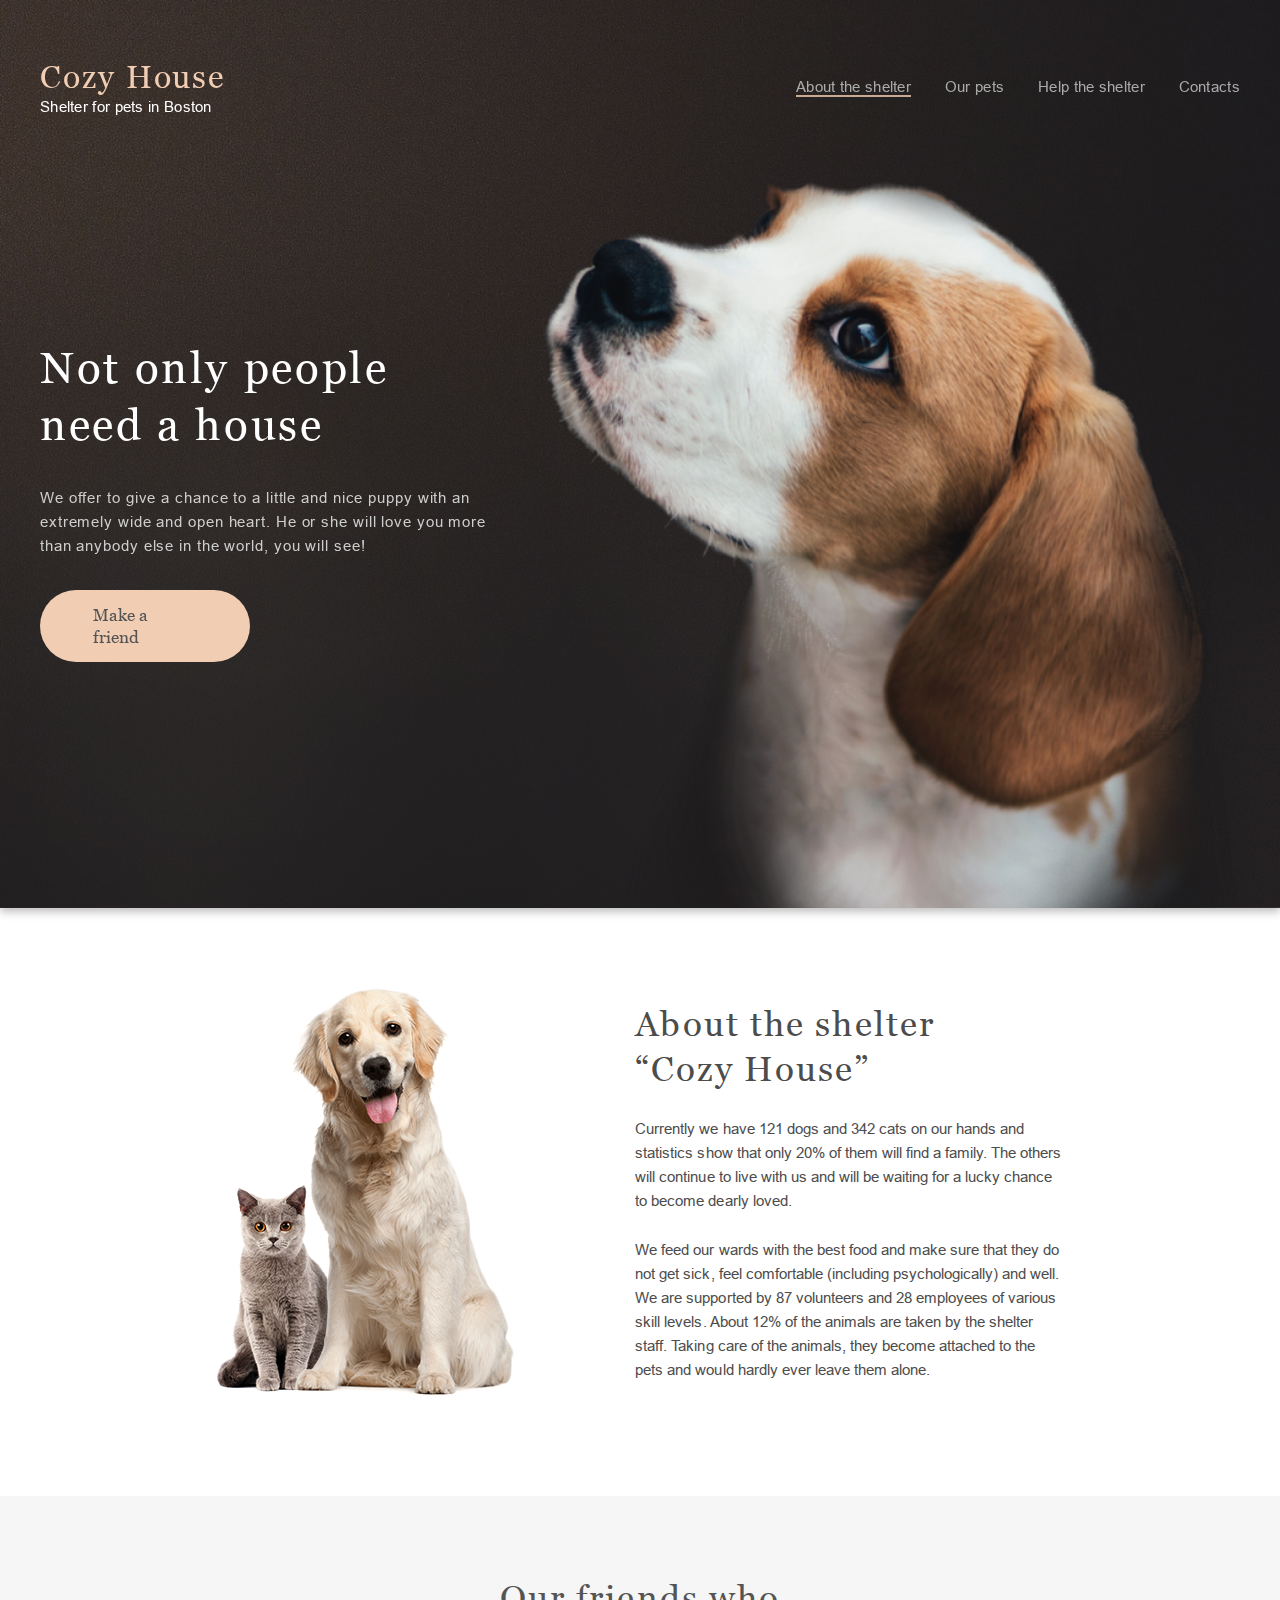
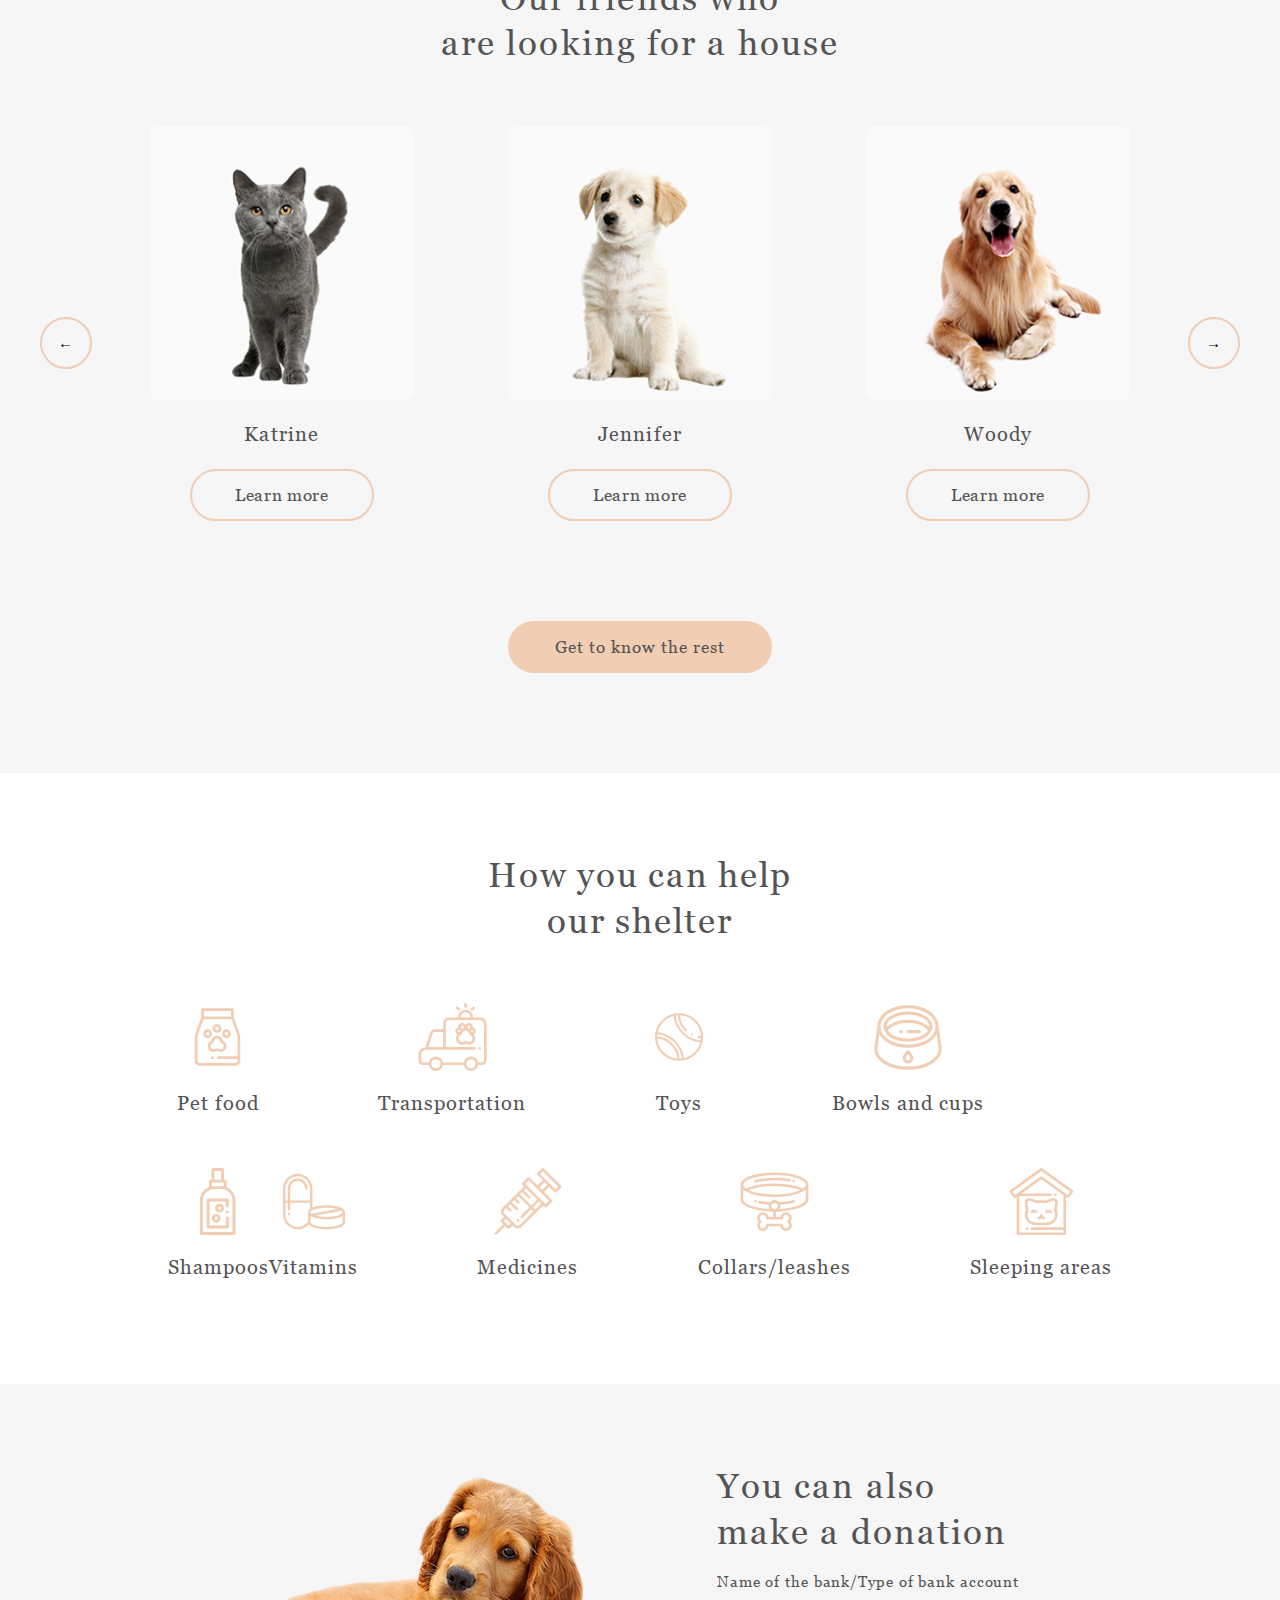
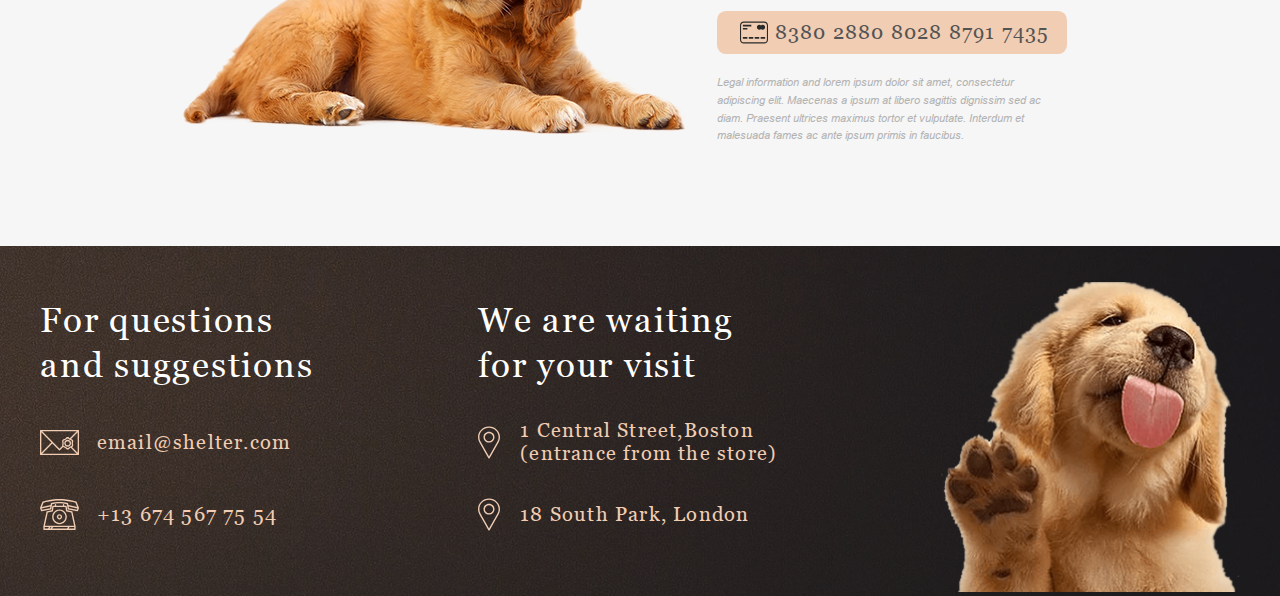
<file: index.html>
<!doctype html>
<html>
    <head>
        <meta charset="utf-8">
        <meta name="viewport" content="width=device-width,initial-scale=1">
        <title>Shelter</title>
        <link rel="preconnect" href="https://fonts.googleapis.com">
<link rel="preconnect" href="https://fonts.gstatic.com" crossorigin>
<link href="https://fonts.googleapis.com/css2?family=Noto+Sans+Georgian&family=Noto+Serif+Georgian&display=swap" rel="stylesheet">
    <script defer="defer" src="js/index.js"></script>
    <link href="pages/main/index.css" rel="stylesheet">
</head>
    <body id="body">
        <div id="backgraund"></div>
        <header>
            <div class="wrapper">
                <div id="header_content">
                    <a href="#">
                        <h1>Cozy House</h1>
                        <p>Shelter for pets in Boston</p>
                    </a>
                    <div id="contain">
                        <div class="bar1"></div>
                        <div class="bar2"></div>
                        <div class="bar3"></div>
                    </div>
                    <ul id="menu">
                        <li><a href="#" target="_self" class="active">About the shelter</a></li>
                        <li><a href="about.html" target="_self">Our pets</a></li>
                        <li><a href="#help" target="_self">Help the shelter</a></li>
                        <li><a href="#footer">Contacts</a></li>
                    </ul>
                </div>
            </div>
        </header>

         <div id="start">
            <div class="wrapper">
                <div id="start_page">
                    <div>
                        <p class="title">Not only people<br>need a house</p>
                        <p>We offer to give a chance to a little and nice puppy with an extremely wide and open heart. He or she will love you more than anybody else in the world, you will see!</p>
                        <a href="#pets">Make a friend</a>
                    </div>
                    <img src="img/start-screen-puppy.png">

                </div>
            </div>
        </div>
        <div id="about">
            <div class="wrapper">
                <div id="about_content">
                    <img src="img/about-pets.png">
                    <div class="about_content_text">
                        <p class="about_title">About the shelter<br>&#8220;Cozy House&#8221;</p>
                        <p>Currently we have 121 dogs and 342 cats on our hands and statistics show that only 20% of them will find a family. The others will continue to live with us and will be waiting for a lucky chance to become dearly loved.</p>
                        <p class="sub_text">We feed our wards with the best food and make sure that they do not get sick, feel comfortable (including psychologically) and well. We are supported by 87 volunteers and 28 employees of various skill levels. About 12% of the animals are taken by the shelter staff. Taking care of the animals, they become attached to the pets and would hardly ever leave them alone.</p>
                    </div>
                </div>
            </div>
        </div>

        <div id="pets">
            <div class="wrapper">
                <div id="pets_content">
                    <p>Our friends who<br>are looking for a house</p>
                    <div class="pets_cards_conteiner">
                        <button onclick="shelter.slider.plusSlide()">&#8592;</button>
                        <div class="pets_card">
                            <img  alt="&#128532;">
                            <p class="pets-name"></p>
                            <div class="btn"><p>Learn more</p></div>
                        </div>
                        <div class="pets_card">
                            <img alt="&#128532;">
                            <p class="pets-name"></p>
                            <div class="btn"><p>Learn more</p></div>
                        </div>
                        <div class="pets_card">
                            <img alt="&#128532;">
                            <p class="pets-name"></p>
                            <div class="btn"><p>Learn more</p></div>
                        </div>
                        <button onclick="shelter.slider.minusSlide()">&#8594;</button>
                    </div>
                    <a href="about.html">Get to know the rest</a>
                </div>
                <div class="popup__bg"> 
                    <div class="popup">
                        <button class="close"">&#9587;</button>
                        <div class="popup_content">
                            <img class="img_popup" src="/img/pets-jennifer.png">
                                <div class="text_popup">
                                    <p class="name">Jennifer</p> 
                                    <p class="type">Dog - Labrador</p>
                                    <p class="description">Jennifer is a sweet 2 months old Labrador that is patiently waiting to find a new forever home. This girl really enjoys being able to go outside to run and play, but won't hesitate to play up a storm in the house if she has all of her favorite toys.</p>
                                    <ul class="pets-list">
                                        <li class="age">Age:<span>2 months</span></li>
                                        <li class="inoculations">Inoculations:<span>none</span></li>
                                        <li class="diseases">Diseases:<span>none</span></li>
                                        <li class="parasites">Parasites:<span>none</span></li>
                                    </ul> 
                                </div>
                        </div>
                    </div>
                </div> 
            </div>                
        </div>


        <div id="help">
            <div class="wrapper">
                <div id="help_content">
                    <p>How you can help our shelter</p>
                    <div>
                        <a href="#">
                            <img src="icon/icon-pet-food.svg" alt="&#128532;">
                            <p>Pet food</p>
                        </a>
                        <div></div>
                        <a href="#">
                            <img src="icon/icon-transportation.svg" alt="&#128532;">
                            <p>Transportation</p>
                        </a>
                        <div></div>
                        <a href="#">
                            <img src="icon/icon-toys.svg" alt="&#128532;">
                            <p>Toys</p>
                        </a>
                        <div></div>
                        <a href="#">
                            <img src="icon/icon-bowls-and-cups.svg" alt="&#128532;">
                            <p>Bowls and cups</p>
                        </a>
                        <div></div>
                        <a href="#">
                            <img src="icon/icon-shampoos.svg" alt="&#128532;">
                            <p>Shampoos</p>
                        </a>
                        <a href="#">
                            <img src="icon/icon-vitamins.svg" alt="&#128532;">
                            <p>Vitamins</p>
                        </a>
                        <div></div>
                        <a href="#">
                            <img src="icon/icon-medicines.svg" alt="&#128532;">
                            <p>Medicines</p>
                        </a>
                        <div></div>
                        <a href="#">
                            <img src="icon/icon-collars-leashes.svg" alt="&#128532;">
                            <p>Collars/leashes</p>
                        </a>
                        <div></div>
                        <a href="#">
                            <img src="icon/icon-sleeping-area.svg" alt="&#128532;">
                            <p>Sleeping areas</p>
                        </a>
                        <div class="end_help"></div>
                    </div>
                </div>
            </div>  
        </div>


        <div id="donation">
            <div class="wrapper">
                <div id="donation_content">
                    <img src="img/donation-dog.png" alt="&#128532;">
                    <div>
                        <p class="content_title">You can also<br>make a donation</p>
                        <p>Name of the bank/Type of bank account</p>
                        <a href="8380 2880 8028 8791 743" disabled="true">
                            <img src="icon/credit-card.svg" alt="&#128532;">
                            <p>8380 2880 8028 8791 7435</p>
                        </a>
                        <p class="donation_content_text">Legal information and lorem ipsum dolor sit amet, consectetur adipiscing elit. Maecenas a ipsum at libero sagittis dignissim sed ac diam. Praesent ultrices maximus tortor et vulputate. Interdum et malesuada fames ac ante ipsum primis in faucibus.</p>
                    </div>
                </div>            
            </div>    
        </div>


        <footer id="footer">
            <div class="wrapper">
                <div id="footer_content">
                    <div class="contacts">
                        <div>For questions and suggestions</div>
                        <a href="mailto:email@shelter.com" alt="&#128532;">
                            <img src="icon/icon-email.svg" alt="&#128532;">
                            <p>email@shelter.com</p>
                        </a>
                        <a href="tel:+13 674 567 75 54">
                            <img src="icon/icon-phone.svg" alt="&#128532;">
                            <p>+13 674 567 75 54</p>
                        </a>
                    </div>
                    <div class="location">
                        <div>We are waiting for your visit</div>
                        <a href="https://www.google.com/maps/place/1+Central+St,+Boston,+MA+02109,+США/@42.3585519,-71.056915,17z/data=!3m1!4b1!4m5!3m4!1s0x89e370868bc2ce7b:0x82fa7db94f5fea9e!8m2!3d42.3585519!4d-71.0547263">
                            <img src="icon/icon-marker.svg" alt="&#128532;">
                            <p>1 Central Street,Boston<br>(entrance from the store)</p>
                        </a>
                        <a href="https://www.google.com/maps/search/18+South+Park,+London/@51.4894936,-0.3879978,10z/data=!3m1!4b1">
                            <img src="icon/icon-marker.svg" alt="&#128532;">
                            <p>18 South Park, London</p>
                        </a>
                    </div> 
                    <img src="img/footer-puppy.png">
                </div>
            </div>
        </footer>

        
    </body>
</html>
</file>
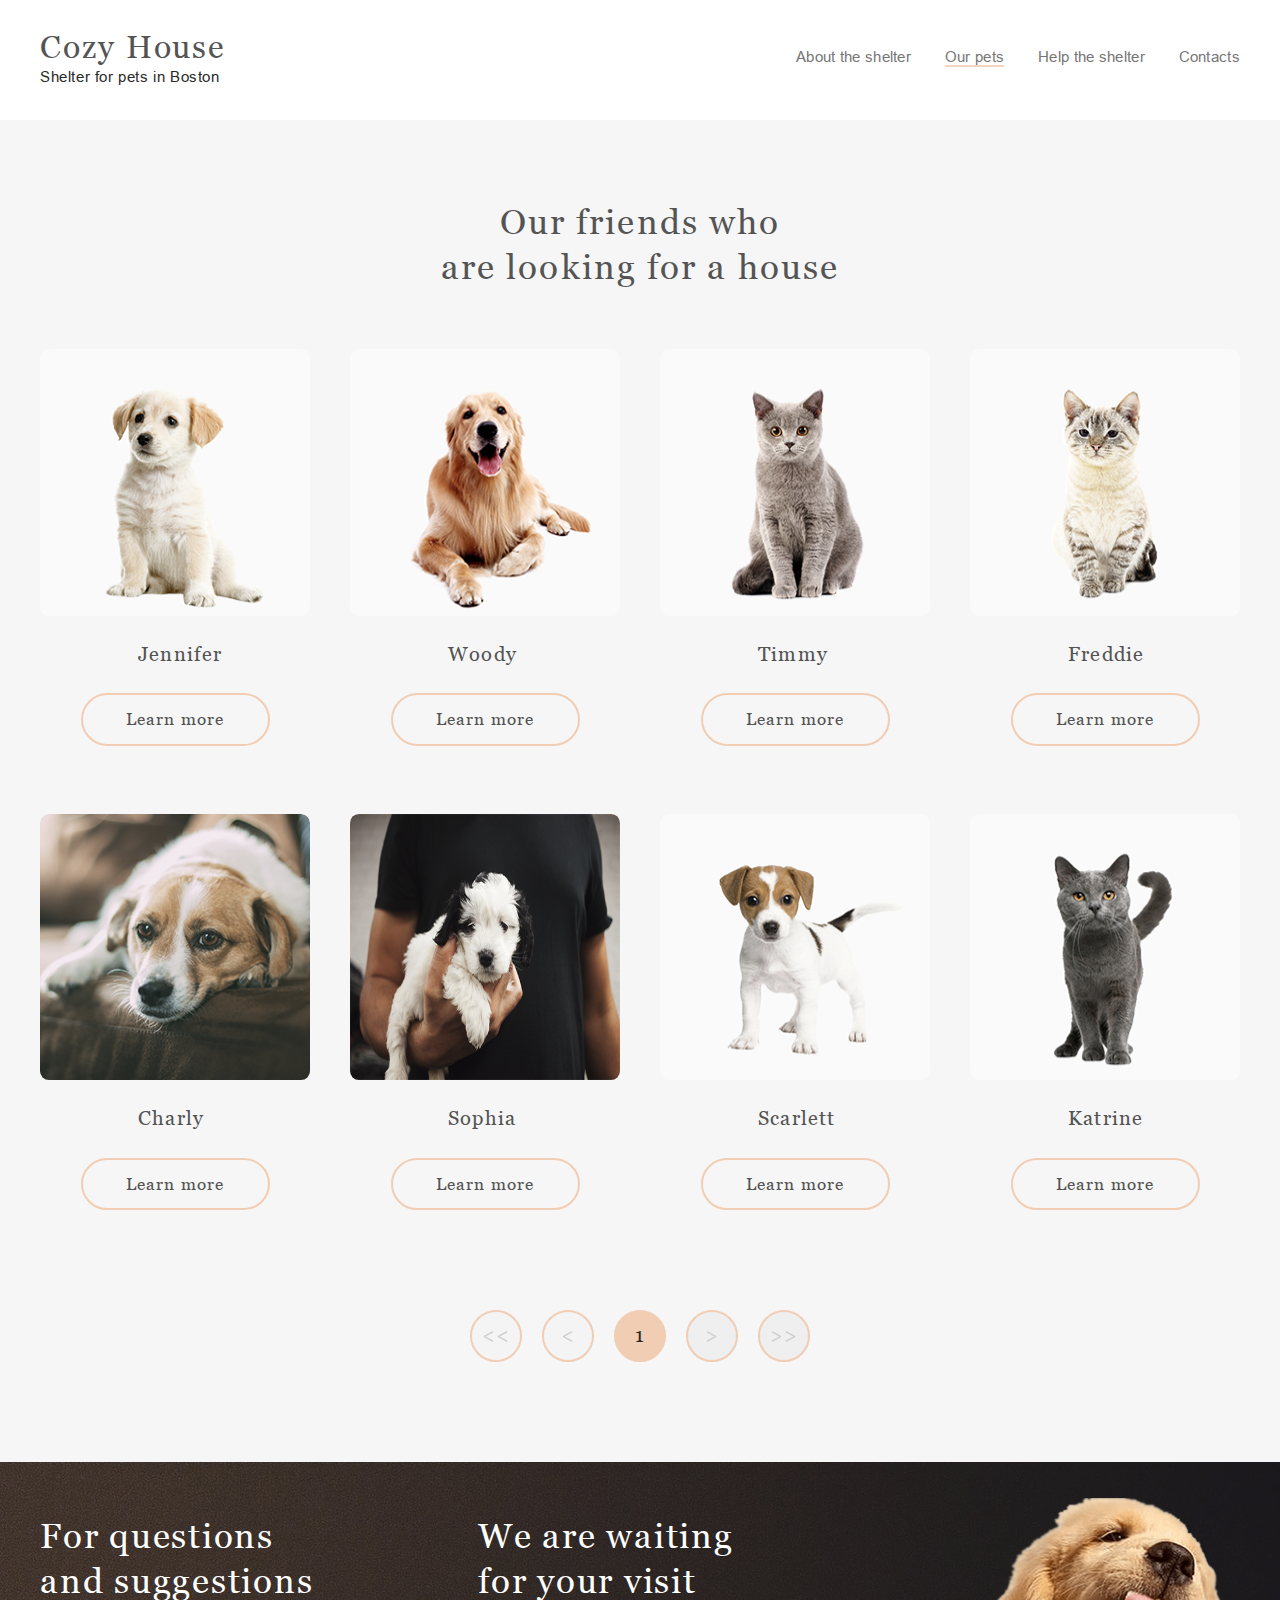
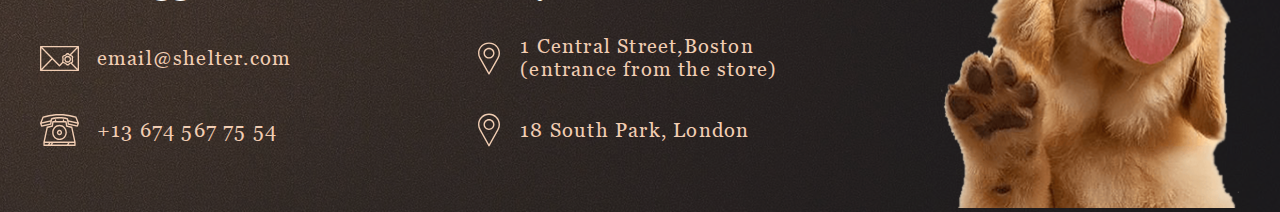
<file: about.html>
<!doctype html>
<html>
    <head>
        <meta charset="utf-8">
        <meta name="viewport" content="width=device-width, initial-scale=1.0">
        <title>Shelter</title>
        <link rel="preconnect" href="https://fonts.gstatic.com" crossorigin>
<link href="https://fonts.googleapis.com/css2?family=Noto+Sans+Georgian&family=Noto+Serif+Georgian&display=swap" rel="stylesheet">
        <script defer="defer" src="js/pets.js"></script><link href="pages/about/about.css" rel="stylesheet"></head>

    <body id="body">
        <div id="backgraund"></div>
        <header id="header">
            <div class="wrapper">
                <div id="header_content">
                    <a href="index.html">
                        <h1>Cozy House</h1>
                        <p>Shelter for pets in Boston</p>
                    </a>
                    <div id="contain">
                        <div class="bar1"></div>
                        <div class="bar2"></div>
                        <div class="bar3"></div>
                    </div>
                    <ul id="menu">
                        <li><a href="index.html" target="_self">About the shelter</a></li>
                        <li><a href="#pets" target="_self" class="link_active">Our pets</a></li>
                        <li><a href="index.html#help" target="_self">Help the shelter</a></li>
                        <li><a href="#footer">Contacts</a></li>
                    </ul>
                </div>
            </div>
        </header>

        <div id="pets_page">
            <div class="wrapper">
                <div id="pets_content">
                    <p>Our friends who<br>are looking for a house</p>
                    <div class="pets_cards_conteiner">
                        <div class="pets_card">
                            <img alt="&#128532;">
                            <p class="pets-name"></p>
                            <div class="btn"><p>Learn more</p></div>
                        </div>
                        <div class="pets_card">
                            <img alt="&#128532">
                            <p class="pets-name"></p>
                            <div class="btn"><p>Learn more</p></div>
                        </div>
                        <div class="pets_card">
                            <img alt="&#128532;">
                            <p class="pets-name"></p>
                            <div class="btn"><p>Learn more</p></div>
                        </div>
                        <div class="pets_card">
                            <img alt="&#128532;">
                            <p class="pets-name"></p>
                            <div class="btn"><p>Learn more</p></div>
                        </div>
                        <div class="pets_card">
                            <img alt="&#128532;">
                            <p class="pets-name"></p>
                            <div class="btn"><p>Learn more</p></div>
                        </div>
                        <div class="pets_card">
                            <img alt="&#128532;">
                            <p class="pets-name"></p>
                            <div class="btn"><p>Learn more</p></div>
                        </div>
                        <div class="pets_card">
                            <img alt="&#128532;">
                            <p class="pets-name"></p>
                            <div class="btn"><p>Learn more</p></div>
                        </div>
                        <div class="pets_card">
                            <img alt="&#128532;">
                            <p class="pets-name"></p>
                            <div class="btn"><p>Learn more</p></div>
                        </div>
                    </div>
                    <div class="pets_navigator">
                        <button type="button"> &#x3C;&#x3C; </button>
                        <button type="button"> &#x3C; </button>
                        <button class="disabled" style="background-color: #F1CDB3; color: #292929;"> 1 </button>
                        <button type="button"> &#x3E; </button>
                        <button type="button"> &#x3E;&#x3E; </button>
                    </div>
                    </div>
                </div>
                <div class="popup__bg"> 
                    <div class="popup">
                        <button class="close"">&#9587;</button>
                        <div class="popup_content">
                            <img class="img_popup" src="/img/pets-jennifer.png">
                                <div class="text_popup">
                                    <p class="name">Jennifer</p> 
                                    <p class="type">Dog - Labrador</p>
                                    <p class="description">Jennifer is a sweet 2 months old Labrador that is patiently waiting to find a new forever home. This girl really enjoys being able to go outside to run and play, but won't hesitate to play up a storm in the house if she has all of her favorite toys.</p>
                                    <ul class="pets-list">
                                        <li class="age">Age:<span>2 months</span></li>
                                        <li class="inoculations">Inoculations:<span>none</span></li>
                                        <li class="diseases">Diseases:<span>none</span></li>
                                        <li class="parasites">Parasites:<span>none</span></li>
                                    </ul> 
                                </div>
                        </div>
                    </div>
                </div> 
            </div>                
        </div>
            </div>
        
            <footer id="footer">
                <div class="wrapper">
                    <div id="footer_content">
                            <div class="contacts">
                                <div>For questions and suggestions</div>
                                <a href="mailto:email@shelter.com" alt="&#128532;">
                                    <img src="icon/icon-email.svg" alt="&#128532;">
                                    <p>email@shelter.com</p>
                                </a>
                                <a href="tel:+13 674 567 75 54">
                                    <img src="icon/icon-phone.svg" alt="&#128532;">
                                    <p>+13 674 567 75 54</p>
                                </a>
                            </div>
                            <div class="location">
                                <div>We are waiting for your visit</div>
                                <a href="https://www.google.com/maps/place/1+Central+St,+Boston,+MA+02109,+США/@42.3585519,-71.056915,17z/data=!3m1!4b1!4m5!3m4!1s0x89e370868bc2ce7b:0x82fa7db94f5fea9e!8m2!3d42.3585519!4d-71.0547263">
                                    <img src="icon/icon-marker.svg" alt="&#128532;">
                                    <p>1 Central Street,Boston<br>(entrance from the store)</p>
                                </a>
                                <a href="https://www.google.com/maps/search/18+South+Park,+London/@51.4894936,-0.3879978,10z/data=!3m1!4b1">
                                    <img src="icon/icon-marker.svg" alt="&#128532;">
                                    <p>18 South Park, London</p>
                                </a>
                            </div> 
                        <img src="img/footer-puppy.png">
                    </div>
                </div>
            </footer> 
        
    </body>
</html>
</file>
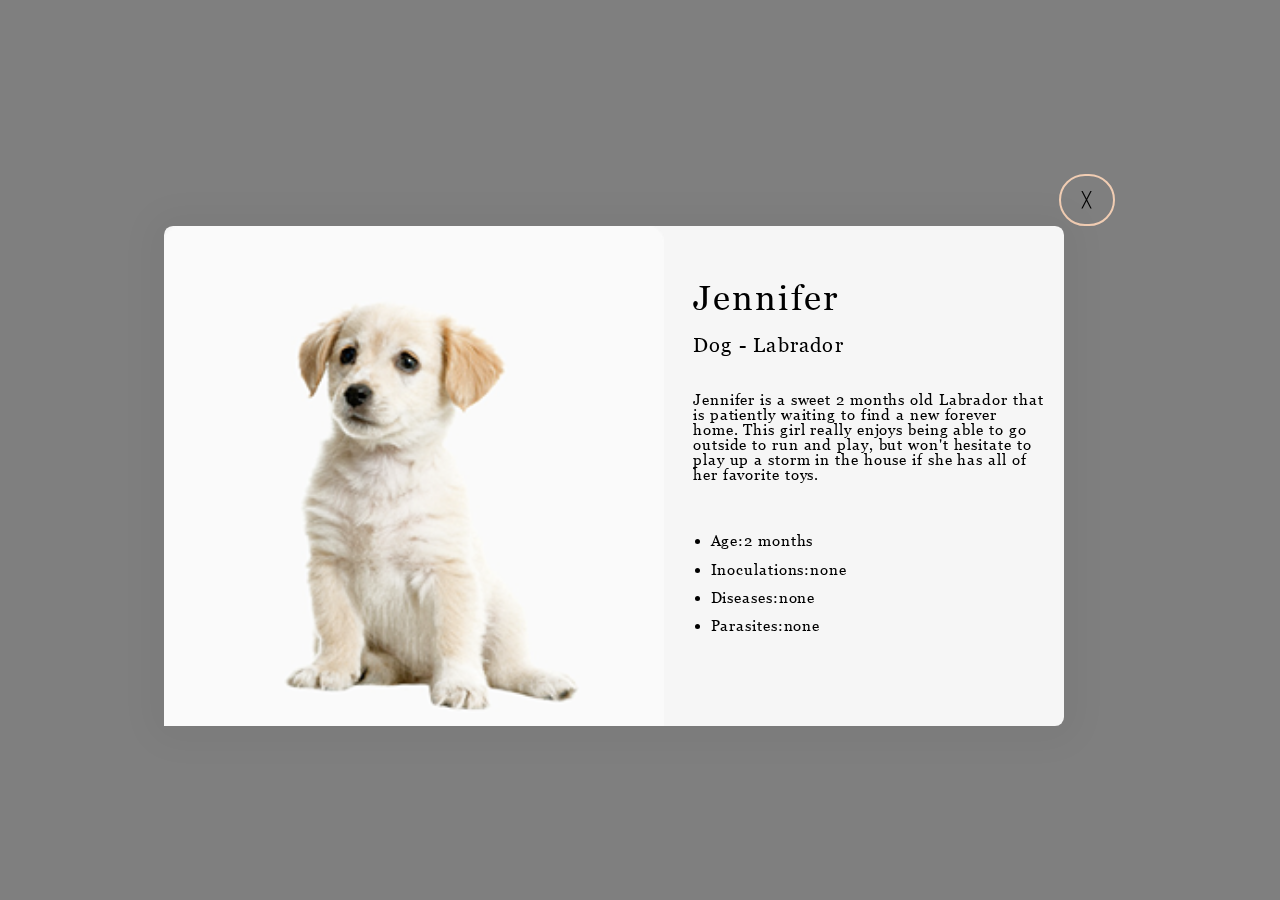
<file: pages/popup/popup.html>
<!DOCTYPE html> 
<html>
    <head>
        <meta charset="utf-8">
        <meta name="viewport" content="width=device-width,initial-scale=1">
        <title>Shelter</title>
    <link href="popup.css" rel="stylesheet">
    </head>
    <body>
        <div class="popup__bg active"> 
            <div class="popup active">
                <button class="close">&#9587;</button>
                <div class="popup_content">
                    <img class="img_popup" src="/img/pets-jennifer.png">
                        <div class="text_popup">
                            <p class="name">Jennifer</p> 
                            <p class="type">Dog - Labrador</p>
                            <p class="description">Jennifer is a sweet 2 months old Labrador that is patiently waiting to find a new forever home. This girl really enjoys being able to go outside to run and play, but won't hesitate to play up a storm in the house if she has all of her favorite toys.</p>
                            <ul class="pets-list">
                                <li class="age">Age:<span>2 months</span></li>
                                <li class="inoculations">Inoculations:<span>none</span></li>
                                <li class="diseases">Diseases:<span>none</span></li>
                                <li class="parasites">Parasites:<span>none</span></li>
                            </ul> 
                        </div>
                </div>
            </div>
        </div> 
    </body>
</file>
<file: pages/main/index.css>
@import url(../../fonts/arial/stylesheet.css);
@import url(../../fonts/georgian/stylesheet.css);
#pets_content .pets_cards_conteiner .pets_card:hover, #pets_content .pets_cards_conteiner .pets_card:hover div {
  -webkit-filter: drop-shadow(0px 4px 4px rgba(0, 0, 0, 0.25));
          filter: drop-shadow(0px 4px 4px rgba(0, 0, 0, 0.25));
}

#pets_content .pets_cards_conteiner button, #pets_content .pets_cards_conteiner .pets_card .btn, .popup .close {
  border: 0.16vw solid #F1CDB3;
}

body {
  position: relative;
  width: 100%;
  height: 296.56vw;
  display: -webkit-box;
  display: -ms-flexbox;
  display: flex;
  -webkit-box-orient: vertical;
  -webkit-box-direction: normal;
      -ms-flex-direction: column;
          flex-direction: column;
  -webkit-box-align: center;
      -ms-flex-align: center;
          align-items: center;
  -webkit-box-pack: center;
      -ms-flex-pack: center;
          justify-content: center;
}

@media only screen and (min-width: 1280px) {
  body {
    height: 3796px;
  }
}

@media only screen and (min-width: 768px) and (max-width: 1279px) {
  body {
    height: 688.93vw;
  }
}

@media only screen and (min-width: 320px) and (max-width: 767px) {
  body {
    height: 1463.75vw;
  }
}

@media only screen and (max-width: 319px) {
  body {
    width: 319px;
    height: 4684px;
  }
}

.bg {
  background: rgba(41, 41, 41, 0.6);
  pointer-events: all;
  -webkit-transition: 0.5s all;
  transition: 0.5s all;
  position: fixed;
  top: 0;
  z-index: 100;
  width: 100%;
  height: 100%;
}

* {
  -webkit-box-sizing: border-box;
          box-sizing: border-box;
  padding: 0%;
  margin: 0%;
  font-family: Georgia;
  font-style: normal;
  font-weight: 400;
  letter-spacing: 0.06em;
  line-height: 160%;
}

@media only screen and (min-width: 1280px) {
  * {
    font-size: 15px;
  }
}

@media only screen and (min-width: 768px) and (max-width: 1279px) {
  * {
    font-size: 1.95vw;
  }
}

@media only screen and (min-width: 320px) and (max-width: 767px) {
  * {
    font-size: 4.6875vw;
  }
}

@media only screen and (max-width: 319px) {
  * {
    font-size: 15px;
  }
}

a {
  text-decoration: none;
  outline: none;
}

.wrapper {
  height: 100%;
  width: 93.75%;
  display: -webkit-box;
  display: -ms-flexbox;
  display: flex;
  margin-left: auto;
  margin-right: auto;
}

@media only screen and (min-width: 1280px) {
  .wrapper {
    width: 1200px;
  }
}

body.burger {
  background: rgba(97, 95, 95, 0.6);
  -webkit-transition: 0.5s all;
  transition: 0.5s all;
}

header {
  position: absolute;
  height: 1.58%;
  width: 100%;
  top: 1.58%;
  z-index: 1000;
}

@media only screen and (min-width: 768px) and (max-width: 1279px) {
  header {
    height: 1.134%;
    top: 0.567%;
  }
}

@media only screen and (max-width: 767px) {
  header {
    height: 1.2809%;
    top: 0.64%;
  }
}

#header_content {
  display: -webkit-box;
  display: -ms-flexbox;
  display: flex;
  height: 100%;
  width: 100%;
  -webkit-box-pack: justify;
      -ms-flex-pack: justify;
          justify-content: space-between;
}

@media only screen and (max-width: 767px) {
  #header_content {
    width: 86.67%;
  }
}

#header_content a {
  height: 100%;
  width: 17%;
}

@media only screen and (min-width: 768px) and (max-width: 1279px) {
  #header_content a {
    width: 27%;
  }
}

@media only screen and (max-width: 767px) {
  #header_content a {
    width: 72%;
  }
}

#header_content a h1 {
  font-style: normal;
  font-weight: 400;
  letter-spacing: 0.06em;
  line-height: 110%;
  color: #F1CDB3;
}

@media only screen and (min-width: 1280px) {
  #header_content a h1 {
    font-size: 32px;
  }
}

@media only screen and (min-width: 768px) and (max-width: 1279px) {
  #header_content a h1 {
    font-size: 4.17vw;
  }
}

@media only screen and (min-width: 320px) and (max-width: 767px) {
  #header_content a h1 {
    font-size: 10vw;
  }
}

@media only screen and (max-width: 319px) {
  #header_content a h1 {
    font-size: 32px;
  }
}

#header_content a p {
  font-family: Arial;
  letter-spacing: 0.02em;
  color: #FFFFFF;
}

#menu {
  display: -webkit-box;
  display: -ms-flexbox;
  display: flex;
  width: 37%;
  height: 50%;
  margin-top: auto;
  margin-bottom: auto;
  -webkit-box-pack: justify;
      -ms-flex-pack: justify;
          justify-content: space-between;
}

@media only screen and (min-width: 768px) and (max-width: 1279px) {
  #menu {
    width: 62.575%;
  }
}

@media only screen and (max-width: 767px) {
  #menu {
    display: none;
  }
}

#menu li {
  list-style-type: none;
}

#menu li a {
  height: 100%;
  font-family: Arial;
  text-align: left;
  letter-spacing: 0.02em;
  color: #CDCDCD;
  opacity: 0.8;
}

#menu li a:hover {
  cursor: pointer;
  opacity: 1;
}

.active {
  border-bottom: 0.2vw solid #F1CDB3;
  opacity: 1;
}

#header_content.open {
  position: fixed;
  display: -webkit-box;
  display: -ms-flexbox;
  display: flex;
  -ms-flex-wrap: wrap;
      flex-wrap: wrap;
  width: 320px;
  top: 0%;
  height: 100%;
  right: 0%;
  background: #211F20;
  -webkit-transition: linear .5s;
  transition: linear .5s;
}

#header_content.open a {
  height: 75px;
  width: 220px;
  margin: 10px auto;
}

#header_content.open a h1 {
  font-size: 35px;
}

#header_content.open a p {
  font-size: 15px;
}

#menu.open {
  position: fixed;
  display: -webkit-box;
  display: -ms-flexbox;
  display: flex;
  -webkit-box-orient: vertical;
  -webkit-box-direction: normal;
      -ms-flex-direction: column;
          flex-direction: column;
  -webkit-box-pack: start;
      -ms-flex-pack: start;
          justify-content: flex-start;
  width: 320px;
  top: 100px;
}

#menu.open li {
  height: 55px;
  padding-left: 10%;
}

#menu.open li a {
  font-size: 25px;
  color: #F1CDB3;
  font-family: Georgia;
}

#contain {
  display: inline-block;
  width: 13.5%;
  height: 70%;
  margin-top: auto;
  margin-bottom: auto;
  cursor: pointer;
}

@media only screen and (min-width: 768px) {
  #contain {
    display: none;
  }
}

.bar1, .bar2, .bar3 {
  width: 85%;
  height: 5%;
  background-color: #F1CDB3;
  margin: 20% 0;
}

#contain.change {
  -webkit-transform: rotate(90deg);
          transform: rotate(90deg);
  -webkit-transition: linear 0.5s;
  transition: linear 0.5s;
  width: 50px;
  height: 50px;
  margin: 20px auto;
}

#start {
  width: 100%;
  height: 23.92%;
  background: radial-gradient(100% 215.42% at 0% 0%, #5B483A 0%, #262425 100%), #211F20;
  -webkit-filter: drop-shadow(0px 4px 4px rgba(0, 0, 0, 0.25));
          filter: drop-shadow(0px 4px 4px rgba(0, 0, 0, 0.25));
  background-image: url("../../img/start-screen-background.jpg");
  background-size: cover;
}

@media only screen and (min-width: 768px) and (max-width: 1279px) {
  #start {
    height: 22.019%;
  }
}

@media only screen and (max-width: 767px) {
  #start {
    height: 17.57%;
  }
}

#start_page {
  width: 100%;
  height: 80.18%;
  margin-top: 15%;
  display: -webkit-box;
  display: -ms-flexbox;
  display: flex;
  -webkit-box-orient: horizontal;
  -webkit-box-direction: normal;
      -ms-flex-direction: row;
          flex-direction: row;
  -webkit-box-pack: justify;
      -ms-flex-pack: justify;
          justify-content: space-between;
}

@media only screen and (min-width: 768px) and (max-width: 1279px) {
  #start_page {
    width: 80.367%;
    height: 87.12%;
    margin-top: 21%;
    margin-left: auto;
    margin-right: auto;
    -webkit-box-orient: vertical;
    -webkit-box-direction: normal;
        -ms-flex-direction: column;
            flex-direction: column;
  }
}

@media only screen and (max-width: 767px) {
  #start_page {
    width: 100%;
    height: 81.774%;
    margin-top: 50%;
    -webkit-box-orient: vertical;
    -webkit-box-direction: normal;
        -ms-flex-direction: column;
            flex-direction: column;
  }
}

#start_page div {
  width: 38.8%;
  height: 44.23%;
  display: -webkit-box;
  display: -ms-flexbox;
  display: flex;
  -webkit-box-orient: vertical;
  -webkit-box-direction: normal;
      -ms-flex-direction: column;
          flex-direction: column;
  -webkit-box-pack: justify;
      -ms-flex-pack: justify;
          justify-content: space-between;
  margin-top: 13.33%;
}

@media only screen and (max-width: 1279px) {
  #start_page div {
    width: 80.84%;
    height: 31.72%;
    margin: 0% auto;
  }
}

@media only screen and (max-width: 767px) {
  #start_page div {
    width: 100%;
    height: 44%;
    margin: 0% auto;
    text-align: center;
  }
}

#start_page div .title {
  width: 75%;
  height: 35.4%;
  font-style: normal;
  font-weight: 400;
  letter-spacing: 0.06em;
  line-height: 130%;
  color: #FFFFFF;
  font-family: Georgia;
}

@media only screen and (min-width: 1280px) {
  #start_page div .title {
    font-size: 44px;
  }
}

@media only screen and (min-width: 768px) and (max-width: 1279px) {
  #start_page div .title {
    font-size: 5.729vw;
  }
}

@media only screen and (min-width: 320px) and (max-width: 767px) {
  #start_page div .title {
    font-size: 7.8125vw;
  }
}

@media only screen and (max-width: 319px) {
  #start_page div .title {
    font-size: 25px;
  }
}

@media only screen and (max-width: 767px) {
  #start_page div .title {
    width: 100%;
    height: 21.622%;
    margin: 0% auto;
  }
}

#start_page div p {
  width: 100%;
  height: 22.4%;
  font-family: Arial;
  color: #CDCDCD;
}

@media only screen and (max-width: 767px) {
  #start_page div p {
    height: 32.43%;
  }
}

#start_page div a {
  width: 45.1%;
  padding: 3% 11.3%;
  background: #F1CDB3;
  font-style: normal;
  font-weight: 400;
  letter-spacing: 0em;
  line-height: 130%;
  border-radius: 7.8vw;
  color: #545454;
}

@media only screen and (min-width: 1280px) {
  #start_page div a {
    font-size: 17px;
  }
}

@media only screen and (max-width: 1279px) {
  #start_page div a {
    margin-left: auto;
    margin-right: auto;
  }
}

@media only screen and (min-width: 768px) and (max-width: 1279px) {
  #start_page div a {
    font-size: 2.2vw;
  }
}

@media only screen and (min-width: 320px) and (max-width: 767px) {
  #start_page div a {
    font-size: 5.3125vw;
  }
}

@media only screen and (max-width: 319px) {
  #start_page div a {
    font-size: 17px;
  }
}

@media only screen and (max-width: 767px) {
  #start_page div a {
    width: 69%;
    padding: 5% 11.3%;
  }
}

#start_page div a:hover {
  cursor: pointer;
}

#start_page div a:active {
  background: #f5dbc9;
}

#start_page img {
  width: 58.17%;
  height: 100%;
}

@media only screen and (min-width: 768px) and (max-width: 1279px) {
  #start_page img {
    width: 100%;
    height: 58.42%;
    margin-left: 12.3%;
  }
}

@media only screen and (max-width: 767px) {
  #start_page img {
    width: 86.67%;
    height: 40.382%;
    margin-left: 13.335%;
  }
}

#about {
  height: 15.49%;
  width: 100%;
}

@media only screen and (min-width: 768px) and (max-width: 1279px) {
  #about {
    height: 19.807%;
  }
}

@media only screen and (max-width: 767px) {
  #about {
    height: 20.794%;
  }
}

#about_content {
  width: 100%;
  height: 69.39%;
  margin-top: 6.67%;
  display: -webkit-box;
  display: -ms-flexbox;
  display: flex;
  -webkit-box-orient: horizontal;
  -webkit-box-direction: normal;
      -ms-flex-direction: row;
          flex-direction: row;
  -webkit-box-pack: justify;
      -ms-flex-pack: justify;
          justify-content: space-between;
}

@media only screen and (max-width: 1279px) {
  #about_content {
    width: 60.723%;
    height: 82.82%;
    margin: 11.3% auto;
    -webkit-box-orient: vertical;
    -webkit-box-direction: normal;
        -ms-flex-direction: column;
            flex-direction: column;
  }
}

@media only screen and (max-width: 767px) {
  #about_content {
    width: 100%;
    height: 91.3758%;
    margin: 13% auto;
    -webkit-box-orient: vertical;
    -webkit-box-direction: normal;
        -ms-flex-direction: column;
            flex-direction: column;
  }
}

#about_content img {
  width: 25%;
  height: 100%;
  margin-left: 14.59%;
}

@media only screen and (min-width: 768px) and (max-width: 1279px) {
  #about_content img {
    width: 68.65%;
    height: 47%;
    margin: 0% auto;
    -webkit-box-ordinal-group: 3;
        -ms-flex-order: 2;
            order: 2;
  }
}

@media only screen and (max-width: 767px) {
  #about_content img {
    width: 86.67%;
    height: 39.73%;
    margin: 0% auto;
    -webkit-box-ordinal-group: 3;
        -ms-flex-order: 2;
            order: 2;
  }
}

#about_content div {
  width: 35.8%;
  height: 93.14%;
  margin-right: 14.59%;
  display: -webkit-box;
  display: -ms-flexbox;
  display: flex;
  -webkit-box-orient: vertical;
  -webkit-box-direction: normal;
      -ms-flex-direction: column;
          flex-direction: column;
  -webkit-box-pack: justify;
      -ms-flex-pack: justify;
          justify-content: space-between;
  margin-top: auto;
  margin-bottom: auto;
}

@media only screen and (min-width: 768px) and (max-width: 1279px) {
  #about_content div {
    width: 98.34%;
    height: 43.779%;
    margin: 0%;
    -webkit-box-ordinal-group: 2;
        -ms-flex-order: 1;
            order: 1;
  }
}

@media only screen and (max-width: 767px) {
  #about_content div {
    width: 100%;
    height: 55.506%;
    margin: 0%;
    text-align: justify;
  }
}

#about_content div .about_title {
  width: 86%;
  height: 23.7%;
  font-style: normal;
  font-weight: 400;
  letter-spacing: 0.06em;
  line-height: 130%;
  color: #4C4C4C;
  font-family: Georgia;
}

@media only screen and (min-width: 1280px) {
  #about_content div .about_title {
    font-size: 35px;
  }
}

@media only screen and (min-width: 768px) and (max-width: 1279px) {
  #about_content div .about_title {
    font-size: 4.55vw;
  }
}

@media only screen and (min-width: 320px) and (max-width: 767px) {
  #about_content div .about_title {
    font-size: 7.8125vw;
  }
}

@media only screen and (max-width: 319px) {
  #about_content div .about_title {
    font-size: 25px;
  }
}

@media only screen and (max-width: 767px) {
  #about_content div .about_title {
    width: 100%;
    height: 12.955%;
    text-align: center;
    margin: 0% auto;
  }
}

#about_content div p {
  width: 100%;
  height: 25.26%;
  font-family: Arial;
  letter-spacing: 0.001em;
  color: #4C4C4C;
}

@media only screen and (max-width: 767px) {
  #about_content div p {
    width: 90%;
    height: 29.153%;
    margin: 0% auto;
  }
}

#about_content div .sub_text {
  width: 100%;
  height: 37.89%;
  font-family: Arial;
  letter-spacing: 0.001em;
  color: #4C4C4C;
}

@media only screen and (max-width: 767px) {
  #about_content div .sub_text {
    width: 90%;
    height: 48.383%;
    margin: 0% auto;
  }
}

#pets {
  height: 23.13%;
  width: 100%;
  background: #F6F6F6;
}

@media only screen and (min-width: 768px) and (max-width: 1279px) {
  #pets {
    height: 16.575%;
  }
}

@media only screen and (max-width: 767px) {
  #pets {
    height: 16.887%;
  }
}

#pets_content {
  width: 100%;
  height: 79.475%;
  margin-top: 6.67%;
  display: -webkit-box;
  display: -ms-flexbox;
  display: flex;
  -webkit-box-orient: vertical;
  -webkit-box-direction: normal;
      -ms-flex-direction: column;
          flex-direction: column;
  -webkit-box-pack: justify;
      -ms-flex-pack: justify;
          justify-content: space-between;
}

@media only screen and (min-width: 768px) and (max-width: 1279px) {
  #pets_content {
    margin-top: 11.8%;
  }
}

@media only screen and (max-width: 767px) {
  #pets_content {
    height: 89.38%;
    margin-top: 14%;
  }
}

#pets_content p {
  width: 40%;
  height: 12.91%;
  margin: 0 auto;
  text-align: center;
  font-style: normal;
  font-weight: 400;
  letter-spacing: 0.06em;
  line-height: 130%;
  color: #545454;
}

@media only screen and (min-width: 1280px) {
  #pets_content p {
    font-size: 35px;
  }
}

@media only screen and (min-width: 768px) and (max-width: 1279px) {
  #pets_content p {
    width: 56.6%;
    height: 12.91%;
    font-size: 4.17vw;
    font-style: normal;
    font-weight: 400;
    letter-spacing: 0.107em;
    line-height: 130%;
  }
}

@media only screen and (min-width: 320px) and (max-width: 767px) {
  #pets_content p {
    width: 100%;
    height: 9.055%;
    font-size: 7.8125vw;
    font-style: normal;
    font-weight: 400;
    letter-spacing: 0.06em;
    line-height: 130%;
  }
}

@media only screen and (max-width: 319px) {
  #pets_content p {
    width: 100%;
    height: 9.055%;
    font-size: 25px;
    font-style: normal;
    font-weight: 400;
    letter-spacing: 0.06em;
    line-height: 130%;
  }
}

#pets_content a {
  background: #F1CDB3;
  border-radius: 7.8vw;
  padding: 1.25% 3.9%;
  margin: 0 auto;
  text-align: center;
  font-style: normal;
  font-weight: 400;
  letter-spacing: 0.06em;
  line-height: 130%;
  color: #545454;
}

@media only screen and (min-width: 1280px) {
  #pets_content a {
    font-size: 17px;
  }
}

@media only screen and (min-width: 768px) and (max-width: 1279px) {
  #pets_content a {
    font-size: 1.95vw;
    padding: 2.3% 7.5%;
    font-style: normal;
    font-weight: 400;
    letter-spacing: 0.107em;
    line-height: 130%;
  }
}

@media only screen and (min-width: 320px) and (max-width: 767px) {
  #pets_content a {
    font-size: 5.3125vw;
    padding: 4.86% 14.72%;
    font-style: normal;
    font-weight: 400;
    letter-spacing: 0.06em;
    line-height: 130%;
  }
}

@media only screen and (max-width: 319px) {
  #pets_content a {
    font-size: 17px;
    padding: 4.86% 14.72%;
    font-style: normal;
    font-weight: 400;
    letter-spacing: 0.06em;
    line-height: 130%;
  }
}

#pets_content a:hover {
  cursor: pointer;
}

#pets_content a:active {
  background: #f5dbc9;
}

#pets_content .pets_cards_conteiner {
  width: 100%;
  height: 62.41%;
  display: -webkit-box;
  display: -ms-flexbox;
  display: flex;
  -webkit-box-orient: horizontal;
  -webkit-box-direction: normal;
      -ms-flex-direction: row;
          flex-direction: row;
  -webkit-box-pack: justify;
      -ms-flex-pack: justify;
          justify-content: space-between;
  -webkit-box-align: center;
      -ms-flex-align: center;
          align-items: center;
}

@media only screen and (max-width: 767px) {
  #pets_content .pets_cards_conteiner {
    width: 90%;
    height: 73%;
    display: -webkit-box;
    display: -ms-flexbox;
    display: flex;
    -ms-flex-wrap: wrap;
        flex-wrap: wrap;
    -ms-flex-pack: distribute;
        justify-content: space-around;
    margin: 0% auto;
  }
}

#pets_content .pets_cards_conteiner button {
  width: 4.33%;
  height: 11.95%;
  border-radius: 7.8vw;
  background: rgba(0, 0, 0, 0);
}

@media only screen and (min-width: 768px) and (max-width: 1279px) {
  #pets_content .pets_cards_conteiner button {
    width: 7.345%;
    height: 11.954%;
  }
}

@media only screen and (max-width: 767px) {
  #pets_content .pets_cards_conteiner button {
    width: 19.259%;
    height: 10.256%;
    -webkit-box-ordinal-group: 3;
        -ms-flex-order: 2;
            order: 2;
  }
}

#pets_content .pets_cards_conteiner button:hover {
  cursor: pointer;
}

#pets_content .pets_cards_conteiner button:active {
  background: white;
}

#pets_content .pets_cards_conteiner .pets_card {
  width: 22%;
  height: 100%;
  margin-left: 3%;
  margin-right: 3%;
  display: -webkit-box;
  display: -ms-flexbox;
  display: flex;
  background: #F6F6F6;
  border-radius: 0.7vw;
  display: flex;
  -webkit-box-orient: vertical;
  -webkit-box-direction: normal;
      -ms-flex-direction: column;
          flex-direction: column;
  -webkit-box-pack: justify;
      -ms-flex-pack: justify;
          justify-content: space-between;
}

@media only screen and (min-width: 768px) and (max-width: 1279px) {
  #pets_content .pets_cards_conteiner .pets_card {
    width: 38.5%;
    height: 100%;
  }
}

@media only screen and (max-width: 767px) {
  #pets_content .pets_cards_conteiner .pets_card {
    width: 100%;
    height: 85.799%;
    margin: 0%;
    -webkit-box-pack: justify;
        -ms-flex-pack: justify;
            justify-content: space-between;
    -webkit-box-ordinal-group: 2;
        -ms-flex-order: 1;
            order: 1;
  }
}

#pets_content .pets_cards_conteiner .pets_card:hover {
  -webkit-transition: 0.4s;
  transition: 0.4s;
  cursor: pointer;
}

#pets_content .pets_cards_conteiner .pets_card:hover div {
  -webkit-transition: 0.4s;
  transition: 0.4s;
  cursor: pointer;
}

#pets_content .pets_cards_conteiner .pets_card img {
  width: 99.9%;
  height: 63%;
  border-radius: 0.7vw 0.7vw;
  margin-left: auto;
  margin-right: auto;
}

#pets_content .pets_cards_conteiner .pets_card .pets-name {
  width: 100%;
  height: 5%;
  font-style: normal;
  font-weight: 400;
  letter-spacing: 0.06em;
  line-height: 1.6vw;
  color: #545454;
}

@media only screen and (min-width: 1280px) {
  #pets_content .pets_cards_conteiner .pets_card .pets-name {
    font-size: 20px;
  }
}

@media only screen and (min-width: 768px) and (max-width: 1279px) {
  #pets_content .pets_cards_conteiner .pets_card .pets-name {
    font-size: 2.6vw;
  }
}

@media only screen and (min-width: 320px) and (max-width: 767px) {
  #pets_content .pets_cards_conteiner .pets_card .pets-name {
    font-size: 6.25vw;
  }
}

@media only screen and (max-width: 319px) {
  #pets_content .pets_cards_conteiner .pets_card .pets-name {
    font-size: 20px;
  }
}

#pets_content .pets_cards_conteiner .pets_card .btn {
  width: 70%;
  height: 11.954%;
  margin-left: auto;
  margin-right: auto;
  margin-bottom: 15%;
  border-radius: 7.8vw;
}

#pets_content .pets_cards_conteiner .pets_card .btn p {
  width: 70%;
  height: 50%;
  margin-top: 7%;
  font-style: normal;
  font-weight: 400;
  letter-spacing: 0.04em;
  line-height: 130%;
  color: #545454;
  font-size: 17px;
}

@media only screen and (min-width: 768px) and (max-width: 1279px) {
  #pets_content .pets_cards_conteiner .pets_card .btn p {
    font-size: 2.2vw;
  }
}

@media only screen and (min-width: 320px) and (max-width: 767px) {
  #pets_content .pets_cards_conteiner .pets_card .btn p {
    font-size: 5.3125vw;
  }
}

@media only screen and (max-width: 319px) {
  #pets_content .pets_cards_conteiner .pets_card .btn p {
    font-size: 17px;
  }
}

@media only screen and (max-width: 1279px) {
  #pets_content .pets_cards_conteiner .pets_card .btn {
    border: 0.3vw solid #F1CDB3;
  }
}

#help {
  height: 16.1%;
  width: 100%;
}

@media only screen and (min-width: 768px) and (max-width: 1279px) {
  #help {
    height: 14.723%;
  }
}

@media only screen and (max-width: 767px) {
  #help {
    height: 15.905%;
  }
}

#help_content {
  width: 100%;
  height: 70.55%;
  margin-top: 6.67%;
  display: -webkit-box;
  display: -ms-flexbox;
  display: flex;
  -webkit-box-orient: vertical;
  -webkit-box-direction: normal;
      -ms-flex-direction: column;
          flex-direction: column;
  -webkit-box-pack: justify;
      -ms-flex-pack: justify;
          justify-content: space-between;
}

@media only screen and (min-width: 768px) and (max-width: 1279px) {
  #help_content {
    width: 88.89%;
    height: 74.969%;
    margin: 11.3% auto;
  }
}

@media only screen and (max-width: 767px) {
  #help_content {
    width: 100%;
    height: 100%;
    margin: 0%;
  }
}

#help_content p {
  width: 26%;
  height: 21.79%;
  margin: 0 auto;
  text-align: center;
  font-style: normal;
  font-weight: 400;
  letter-spacing: 0.05em;
  line-height: 130%;
  color: #545454;
}

@media only screen and (min-width: 1280px) {
  #help_content p {
    font-size: 35px;
  }
}

@media only screen and (min-width: 768px) and (max-width: 1279px) {
  #help_content p {
    width: 48.943%;
    height: 15.414%;
    font-size: 4.55vw;
  }
}

@media only screen and (max-width: 767px) {
  #help_content p {
    width: 73.333%;
    height: 8.593%;
    font-size: 7.8125vw;
    margin-top: 12%;
  }
}

#help_content div {
  width: 85.5%;
  height: 65.2%;
  display: -webkit-box;
  display: -ms-flexbox;
  display: flex;
  -ms-flex-wrap: wrap;
      flex-wrap: wrap;
  -webkit-box-pack: center;
      -ms-flex-pack: center;
          justify-content: center;
  margin-left: auto;
  margin-right: auto;
}

@media only screen and (min-width: 768px) and (max-width: 1279px) {
  #help_content div {
    width: 100%;
    height: 74.958%;
    -webkit-box-pack: justify;
        -ms-flex-pack: justify;
            justify-content: space-between;
  }
}

@media only screen and (min-width: 320px) and (max-width: 767px) {
  #help_content div {
    font-size: 7.8125vw;
  }
}

@media only screen and (max-width: 319px) {
  #help_content div {
    font-size: 15px;
  }
}

@media only screen and (max-width: 767px) {
  #help_content div {
    width: 100%;
    height: 75.4966%;
    margin-bottom: 14%;
  }
}

#help_content div div {
  width: 11.62%;
  height: 40.21%;
  margin: 0%;
}

@media only screen and (max-width: 1279px) {
  #help_content div div {
    display: none;
  }
}

#help_content div .end_help {
  display: none;
  width: 48.53%;
  height: 15.47%;
}

@media only screen and (max-width: 767px) {
  #help_content div .end_help {
    display: -webkit-box;
    display: -ms-flexbox;
    display: flex;
  }
}

#help_content div a {
  height: 40.21%;
  margin-bottom: 5%;
  display: -webkit-box;
  display: -ms-flexbox;
  display: flex;
  -webkit-box-orient: vertical;
  -webkit-box-direction: normal;
      -ms-flex-direction: column;
          flex-direction: column;
  -webkit-box-pack: justify;
      -ms-flex-pack: justify;
          justify-content: space-between;
}

@media only screen and (min-width: 768px) and (max-width: 1279px) {
  #help_content div a {
    width: 26.984%;
    height: 25.5%;
    margin-bottom: 10%;
  }
}

@media only screen and (max-width: 767px) {
  #help_content div a {
    width: 48.53%;
    height: 15.47%;
    -ms-flex-pack: distribute;
        justify-content: space-around;
  }
}

#help_content div a:hover {
  cursor: pointer;
}

#help_content div a p {
  width: 100%;
  font-style: normal;
  font-weight: 400;
  letter-spacing: 0.05em;
  line-height: 115%;
  color: #545454;
}

@media only screen and (min-width: 1280px) {
  #help_content div a p {
    font-size: 20px;
  }
}

@media only screen and (min-width: 768px) and (max-width: 1279px) {
  #help_content div a p {
    font-size: 2.6vw;
  }
}

@media only screen and (min-width: 320px) and (max-width: 767px) {
  #help_content div a p {
    font-size: 4.6875vw;
  }
}

@media only screen and (max-width: 319px) {
  #help_content div a p {
    font-size: 20px;
  }
}

#help_content div a img {
  margin-left: auto;
  margin-right: auto;
  width: 70%;
  height: 60%;
}

#donation {
  height: 12.17%;
  width: 100%;
  background: #F6F6F6;
}

@media only screen and (min-width: 768px) and (max-width: 1279px) {
  #donation {
    height: 14.7987%;
  }
}

@media only screen and (max-width: 767px) {
  #donation {
    height: 11.576%;
  }
}

#donation_content {
  width: 76.25%;
  height: 61.04%;
  margin: 6.67% auto;
  display: -webkit-box;
  display: -ms-flexbox;
  display: flex;
  -webkit-box-orient: horizontal;
  -webkit-box-direction: normal;
      -ms-flex-direction: row;
          flex-direction: row;
  -webkit-box-pack: justify;
      -ms-flex-pack: justify;
          justify-content: space-between;
}

@media only screen and (max-width: 1279px) {
  #donation_content {
    width: 100%;
    height: 100%;
    -webkit-box-orient: vertical;
    -webkit-box-direction: normal;
        -ms-flex-direction: column;
            flex-direction: column;
    margin: 0%;
  }
}

#donation_content img {
  width: 55.2%;
  height: 92.55%;
  margin-top: auto;
  margin-bottom: auto;
}

@media only screen and (min-width: 768px) and (max-width: 1279px) {
  #donation_content img {
    width: 71.327%;
    height: 33.333%;
  }
}

@media only screen and (max-width: 767px) {
  #donation_content img {
    width: 86.667%;
    height: 24.9354%;
  }
}

@media only screen and (max-width: 1279px) {
  #donation_content img {
    margin-top: 7%;
    margin-left: auto;
    margin-right: auto;
    -webkit-box-ordinal-group: 3;
        -ms-flex-order: 2;
            order: 2;
  }
}

#donation_content div {
  width: 41.6%;
  height: 100%;
  display: -webkit-box;
  display: -ms-flexbox;
  display: flex;
  -webkit-box-orient: vertical;
  -webkit-box-direction: normal;
      -ms-flex-direction: column;
          flex-direction: column;
  -webkit-box-pack: justify;
      -ms-flex-pack: justify;
          justify-content: space-between;
}

@media only screen and (min-width: 768px) and (max-width: 1279px) {
  #donation_content div {
    width: 53.672%;
    height: 36.015%;
  }
}

@media only screen and (max-width: 767px) {
  #donation_content div {
    width: 100%;
    height: 51.826%;
  }
}

@media only screen and (max-width: 1279px) {
  #donation_content div {
    margin-top: 11.9%;
    margin-left: auto;
    margin-right: auto;
    -webkit-box-ordinal-group: 2;
        -ms-flex-order: 1;
            order: 1;
  }
}

#donation_content div .content_title {
  width: 78.95%;
  height: 31.92%;
  font-style: normal;
  font-weight: 400;
  letter-spacing: 0.06em;
  line-height: 130%;
  color: #545454;
}

@media only screen and (min-width: 1280px) {
  #donation_content div .content_title {
    font-size: 35px;
  }
}

@media only screen and (min-width: 768px) and (max-width: 1279px) {
  #donation_content div .content_title {
    font-size: 4.55vw;
  }
}

@media only screen and (min-width: 320px) and (max-width: 767px) {
  #donation_content div .content_title {
    width: 100%;
    height: 22.755%;
    font-size: 7.8125vw;
    text-align: center;
  }
}

@media only screen and (max-width: 319px) {
  #donation_content div .content_title {
    width: 100%;
    height: 22.755%;
    font-size: 25px;
    text-align: center;
  }
}

#donation_content div p {
  width: 86.79%;
  height: 6%;
  font-style: normal;
  font-weight: 400;
  letter-spacing: 0.06em;
  line-height: 110%;
  color: #545454;
}

@media only screen and (max-width: 767px) {
  #donation_content div p {
    width: 91%;
    height: 8.544%;
    font-style: normal;
    font-weight: 400;
    letter-spacing: 0.01em;
    line-height: 110%;
    margin: 0% auto;
  }
}

#donation_content div a {
  width: 92%;
  height: 15.25%;
  padding: 0 4.3%;
  display: -webkit-box;
  display: -ms-flexbox;
  display: flex;
  -webkit-box-orient: horizontal;
  -webkit-box-direction: normal;
      -ms-flex-direction: row;
          flex-direction: row;
  -webkit-box-pack: justify;
      -ms-flex-pack: justify;
          justify-content: space-between;
  background: #F1CDB3;
  border-radius: 0.7vw;
  border: none;
}

@media only screen and (max-width: 767px) {
  #donation_content div a {
    margin: 0% auto;
    border-radius: 2.8vw;
  }
}

#donation_content div a:hover {
  cursor: pointer;
}

#donation_content div a:active {
  background: #f5dbc9;
}

#donation_content div a p {
  width: 87%;
  height: 53.5%;
  margin-top: auto;
  margin-bottom: auto;
  font-style: normal;
  font-weight: 400;
  letter-spacing: 0.06em;
  line-height: 115%;
  color: #545454;
}

@media only screen and (min-width: 1280px) {
  #donation_content div a p {
    font-size: 20px;
  }
}

@media only screen and (min-width: 768px) and (max-width: 1279px) {
  #donation_content div a p {
    font-size: 2.6vw;
  }
}

@media only screen and (min-width: 320px) and (max-width: 767px) {
  #donation_content div a p {
    font-size: 4.6875vw;
  }
}

@media only screen and (max-width: 319px) {
  #donation_content div a p {
    font-size: 15px;
  }
}

@media only screen and (max-width: 1279px) {
  #donation_content div a p {
    -webkit-box-ordinal-group: 3;
        -ms-flex-order: 2;
            order: 2;
  }
}

#donation_content div a img {
  width: 9%;
  margin: auto;
  height: 53.5%;
}

#donation_content div .donation_content_text {
  height: 25.5%;
  font-style: normal;
  font-weight: 400;
  letter-spacing: 0em;
  line-height: 160%;
  font-style: italic;
  font-family: Arial;
  color: #B2B2B2;
}

@media only screen and (min-width: 1280px) {
  #donation_content div .donation_content_text {
    font-size: 11px;
  }
}

@media only screen and (min-width: 768px) and (max-width: 1279px) {
  #donation_content div .donation_content_text {
    font-size: 1.43vw;
    font-style: normal;
    font-weight: 400;
    letter-spacing: 0.03em;
    line-height: 160%;
  }
}

@media only screen and (min-width: 320px) and (max-width: 767px) {
  #donation_content div .donation_content_text {
    font-size: 3.75vw;
    height: 32.03%;
    font-style: normal;
    font-weight: 400;
    letter-spacing: 0em;
    line-height: 160%;
  }
}

@media only screen and (max-width: 319px) {
  #donation_content div .donation_content_text {
    font-size: 12px;
    height: 32.03%;
    font-style: normal;
    font-weight: 400;
    letter-spacing: 0em;
    line-height: 160%;
  }
}

footer {
  height: 9.22%;
  width: 100%;
  background: radial-gradient(110.67% 538.64% at 5.73% 50%, #513D2F 0%, #1A1A1C 100%), #211F20;
  background-image: url("../../img/footer-background.png");
  background-size: cover;
}

@media only screen and (min-width: 768px) and (max-width: 1279px) {
  footer {
    height: 12.077%;
  }
}

@media only screen and (max-width: 767px) {
  footer {
    height: 17.2715%;
  }
}

#footer_content {
  width: 100%;
  height: 88.57%;
  margin-top: 3%;
  display: -webkit-box;
  display: -ms-flexbox;
  display: flex;
  -webkit-box-orient: horizontal;
  -webkit-box-direction: normal;
      -ms-flex-direction: row;
          flex-direction: row;
  -webkit-box-pack: justify;
      -ms-flex-pack: justify;
          justify-content: space-between;
}

@media only screen and (min-width: 768px) and (max-width: 1279px) {
  #footer_content {
    -ms-flex-wrap: wrap;
        flex-wrap: wrap;
    -ms-flex-pack: distribute;
        justify-content: space-around;
    height: 100%;
  }
}

@media only screen and (max-width: 767px) {
  #footer_content {
    height: 96.3%;
    margin-top: 9%;
    -webkit-box-orient: vertical;
    -webkit-box-direction: normal;
        -ms-flex-direction: column;
            flex-direction: column;
    -webkit-box-pack: justify;
        -ms-flex-pack: justify;
            justify-content: space-between;
  }
}

#footer_content .contacts {
  width: 23.17%;
  height: 75.5%;
  margin-top: 1.3%;
  display: -webkit-box;
  display: -ms-flexbox;
  display: flex;
  -webkit-box-orient: vertical;
  -webkit-box-direction: normal;
      -ms-flex-direction: column;
          flex-direction: column;
  -webkit-box-pack: justify;
      -ms-flex-pack: justify;
          justify-content: space-between;
}

@media only screen and (min-width: 768px) and (max-width: 1279px) {
  #footer_content .contacts {
    width: 39.265%;
    height: 36.62%;
  }
}

@media only screen and (max-width: 767px) {
  #footer_content .contacts {
    width: 92.67%;
    height: 25.806%;
    text-align: center;
    margin: 0% auto;
  }
}

#footer_content .contacts div {
  width: 100%;
  height: 38.5%;
  font-style: normal;
  font-weight: 400;
  letter-spacing: 0.05em;
  line-height: 130%;
  color: #FFFFFF;
}

@media only screen and (min-width: 1280px) {
  #footer_content .contacts div {
    font-size: 35px;
  }
}

@media only screen and (min-width: 768px) and (max-width: 1279px) {
  #footer_content .contacts div {
    font-size: 4.55vw;
  }
}

@media only screen and (min-width: 320px) and (max-width: 767px) {
  #footer_content .contacts div {
    font-size: 7.8125vw;
    height: 30.769%;
  }
}

@media only screen and (max-width: 319px) {
  #footer_content .contacts div {
    font-size: 25px;
    height: 30.769%;
  }
}

#footer_content .contacts a {
  width: 93%;
  height: 15%;
  display: -webkit-box;
  display: -ms-flexbox;
  display: flex;
  -webkit-box-orient: horizontal;
  -webkit-box-direction: normal;
      -ms-flex-direction: row;
          flex-direction: row;
  -webkit-box-pack: justify;
      -ms-flex-pack: justify;
          justify-content: space-between;
  -webkit-box-align: center;
      -ms-flex-align: center;
          align-items: center;
}

@media only screen and (max-width: 767px) {
  #footer_content .contacts a {
    margin: 0% auto;
  }
}

#footer_content .contacts a img {
  width: 15%;
  height: 100%;
  margin-left: 0%;
  margin-top: 0%;
}

#footer_content .contacts a p {
  width: 78%;
  font-style: normal;
  font-weight: 400;
  letter-spacing: 0.06em;
  line-height: 115%;
  color: #F1CDB3;
}

@media only screen and (min-width: 1280px) {
  #footer_content .contacts a p {
    font-size: 20px;
  }
}

@media only screen and (min-width: 768px) and (max-width: 1279px) {
  #footer_content .contacts a p {
    font-size: 2.6vw;
  }
}

@media only screen and (min-width: 320px) and (max-width: 767px) {
  #footer_content .contacts a p {
    font-size: 6.25vw;
  }
}

@media only screen and (max-width: 319px) {
  #footer_content .contacts a p {
    font-size: 20px;
  }
}

#footer_content .location {
  width: 25.17%;
  height: 75.5%;
  margin-top: 1.3%;
  display: -webkit-box;
  display: -ms-flexbox;
  display: flex;
  -webkit-box-orient: vertical;
  -webkit-box-direction: normal;
      -ms-flex-direction: column;
          flex-direction: column;
  -webkit-box-pack: justify;
      -ms-flex-pack: justify;
          justify-content: space-between;
}

@media only screen and (min-width: 768px) and (max-width: 1279px) {
  #footer_content .location {
    width: 42.6%;
    height: 36.62%;
  }
}

@media only screen and (max-width: 767px) {
  #footer_content .location {
    width: 100%;
    height: 26%;
    text-align: center;
    -webkit-box-pack: justify;
        -ms-flex-pack: justify;
            justify-content: space-between;
  }
}

#footer_content .location div {
  width: 100%;
  height: 38.5%;
  font-style: normal;
  font-weight: 400;
  letter-spacing: 0.05em;
  line-height: 130%;
  color: #FFFFFF;
}

@media only screen and (min-width: 1280px) {
  #footer_content .location div {
    font-size: 35px;
  }
}

@media only screen and (min-width: 768px) and (max-width: 1279px) {
  #footer_content .location div {
    font-size: 4.55vw;
  }
}

@media only screen and (min-width: 320px) and (max-width: 767px) {
  #footer_content .location div {
    font-size: 7.8125vw;
    width: 90%;
    height: 30.769%;
    margin: 0% auto;
  }
}

@media only screen and (max-width: 319px) {
  #footer_content .location div {
    font-size: 25px;
    width: 90%;
    height: 30.769%;
    margin: 0% auto;
  }
}

#footer_content .location a {
  width: 100%;
  height: 15%;
  display: -webkit-box;
  display: -ms-flexbox;
  display: flex;
  -webkit-box-orient: horizontal;
  -webkit-box-direction: normal;
      -ms-flex-direction: row;
          flex-direction: row;
  -webkit-box-pack: justify;
      -ms-flex-pack: justify;
          justify-content: space-between;
  -webkit-box-align: center;
      -ms-flex-align: center;
          align-items: center;
}

#footer_content .location a img {
  width: 7.3%;
  height: 100%;
  margin-left: 0%;
  margin-top: 0%;
}

#footer_content .location a p {
  width: 86%;
  font-style: normal;
  font-weight: 400;
  letter-spacing: 0.06em;
  line-height: 115%;
  color: #F1CDB3;
}

@media only screen and (min-width: 1280px) {
  #footer_content .location a p {
    font-size: 20px;
  }
}

@media only screen and (min-width: 768px) and (max-width: 1279px) {
  #footer_content .location a p {
    font-size: 2.6vw;
  }
}

@media only screen and (min-width: 320px) and (max-width: 767px) {
  #footer_content .location a p {
    font-size: 6.25vw;
  }
}

@media only screen and (max-width: 319px) {
  #footer_content .location a p {
    font-size: 20px;
  }
}

#footer_content img {
  width: 25%;
  height: 100%;
}

@media only screen and (min-width: 768px) and (max-width: 1279px) {
  #footer_content img {
    width: 42.37%;
    height: 48.52%;
    margin-left: auto;
    margin-right: auto;
    margin-top: 6%;
  }
}

@media only screen and (max-width: 767px) {
  #footer_content img {
    width: 86.67%;
    height: 33.375%;
    margin-left: auto;
    margin-right: auto;
  }
}

.popup__bg {
  position: fixed;
  top: 0;
  left: 0;
  width: 100%;
  height: 100vh;
  background: rgba(41, 41, 41, 0.6);
  opacity: 0;
  pointer-events: none;
  -webkit-transition: 0.5s all;
  transition: 0.5s all;
}

.popup__bg.active {
  opacity: 1;
  pointer-events: all;
  -webkit-transition: 0.5s all;
  transition: 0.5s all;
  width: 100%;
  height: 100%;
}

.popup__bg.active:hover {
  cursor: pointer;
}

.popup {
  position: absolute;
  display: -webkit-box;
  display: -ms-flexbox;
  display: flex;
  -webkit-box-orient: vertical;
  -webkit-box-direction: normal;
      -ms-flex-direction: column;
          flex-direction: column;
  top: 50%;
  left: 50%;
  background: rgba(0, 0, 0, 0);
  width: 74.375vw;
  height: 43.125vw;
  -webkit-transition: 0.5s all;
  transition: 0.5s all;
}

@media only screen and (max-width: 767px) {
  .popup {
    width: 84.6875vw;
    height: 122.8125vw;
  }
}

.popup .close {
  margin-left: 94%;
  font-size: 15px;
  border-radius: 7.8vw;
  background: rgba(0, 0, 0, 0);
}

.popup .close:hover {
  cursor: pointer;
}

@media only screen and (min-width: 768px) {
  .popup .close {
    width: 5.89%;
    height: 10%;
  }
}

@media only screen and (min-width: 320px) and (max-width: 767px) {
  .popup .close {
    width: 52px;
    height: 52px;
  }
}

.popup .popup_content {
  display: -webkit-box;
  display: -ms-flexbox;
  display: flex;
  -webkit-box-orient: horizontal;
  -webkit-box-direction: normal;
      -ms-flex-direction: row;
          flex-direction: row;
  -webkit-box-pack: justify;
      -ms-flex-pack: justify;
          justify-content: space-between;
  width: 94.538%;
  height: 90.57971%;
  background-color: #F6F6F6;
  border-radius: 0.7vw;
}

.popup .popup_content .img_popup {
  width: 55.55%;
  height: 100%;
}

@media only screen and (max-width: 767px) {
  .popup .popup_content .img_popup {
    display: none;
  }
}

.popup .popup_content .text_popup {
  display: -webkit-box;
  display: -ms-flexbox;
  display: flex;
  -webkit-box-orient: vertical;
  -webkit-box-direction: normal;
      -ms-flex-direction: column;
          flex-direction: column;
  width: 39%;
  height: 72.4%;
  margin-right: 2.22%;
  margin-top: 5.55%;
}

@media only screen and (max-width: 767px) {
  .popup .popup_content .text_popup {
    width: 95%;
    margin: 0% auto;
    height: 100%;
  }
}

@media only screen and (min-width: 768px) and (max-width: 1279px) {
  .popup .popup_content .text_popup {
    width: 41.269%;
    height: 86.57%;
    margin: 1% auto;
  }
}

.popup .popup_content .text_popup .name {
  width: 100%;
  height: 12.43%;
  margin-bottom: 3.8%;
  font-style: normal;
  font-weight: 400;
  letter-spacing: 0.06em;
  line-height: 130%;
}

@media only screen and (max-width: 767px) {
  .popup .popup_content .text_popup .name {
    text-align: center;
  }
}

@media only screen and (min-width: 1280px) {
  .popup .popup_content .text_popup .name {
    font-size: 35px;
  }
}

@media only screen and (min-width: 768px) and (max-width: 1279px) {
  .popup .popup_content .text_popup .name {
    font-size: 4.17vw;
  }
}

@media only screen and (min-width: 320px) and (max-width: 767px) {
  .popup .popup_content .text_popup .name {
    font-size: 7.8125vw;
  }
}

@media only screen and (max-width: 319px) {
  .popup .popup_content .text_popup .name {
    font-size: 25px;
  }
}

.popup .popup_content .text_popup .type {
  width: 100%;
  height: 6.35%;
  margin-bottom: 10%;
  font-style: normal;
  font-weight: 400;
  letter-spacing: 0.06em;
  line-height: 115%;
}

@media only screen and (max-width: 767px) {
  .popup .popup_content .text_popup .type {
    text-align: center;
  }
}

@media only screen and (min-width: 1280px) {
  .popup .popup_content .text_popup .type {
    font-size: 20px;
  }
}

@media only screen and (min-width: 768px) and (max-width: 1279px) {
  .popup .popup_content .text_popup .type {
    font-size: 2.6vw;
    margin-bottom: 5%;
  }
}

@media only screen and (min-width: 320px) and (max-width: 767px) {
  .popup .popup_content .text_popup .type {
    font-size: 6.25vw;
  }
}

@media only screen and (max-width: 319px) {
  .popup .popup_content .text_popup .type {
    font-size: 20px;
  }
}

.popup .popup_content .text_popup .description {
  width: 100%;
  height: 28.177%;
  margin-bottom: 10%;
  font-size: 15px;
  font-style: normal;
  font-weight: 400;
  letter-spacing: 0.06em;
  line-height: 100%;
}

@media only screen and (min-width: 1280px) {
  .popup .popup_content .text_popup .description {
    font-size: 15px;
  }
}

@media only screen and (min-width: 768px) and (max-width: 1279px) {
  .popup .popup_content .text_popup .description {
    font-size: 1.6927vw;
    height: 32.34%;
  }
}

@media only screen and (min-width: 320px) and (max-width: 767px) {
  .popup .popup_content .text_popup .description {
    font-size: 4.0625vw;
  }
}

@media only screen and (max-width: 319px) {
  .popup .popup_content .text_popup .description {
    font-size: 13px;
  }
}

.popup .popup_content .text_popup ul {
  width: 100%;
  height: auto;
  margin-left: 5%;
  display: -webkit-box;
  display: -ms-flexbox;
  display: flex;
  -webkit-box-orient: vertical;
  -webkit-box-direction: normal;
      -ms-flex-direction: column;
          flex-direction: column;
  -webkit-box-pack: justify;
      -ms-flex-pack: justify;
          justify-content: space-between;
}

@media only screen and (max-width: 1279px) {
  .popup .popup_content .text_popup ul {
    margin-left: 7%;
  }
}

.popup .popup_content .text_popup ul li {
  height: auto;
}

@media only screen and (min-width: 1280px) {
  .popup .popup_content .text_popup ul li {
    font-size: 15px;
  }
}

@media only screen and (min-width: 768px) and (max-width: 1279px) {
  .popup .popup_content .text_popup ul li {
    font-size: 1.6927vw;
    height: 32.34%;
  }
}

@media only screen and (min-width: 320px) and (max-width: 767px) {
  .popup .popup_content .text_popup ul li {
    font-size: 4.0625vw;
  }
}

@media only screen and (max-width: 319px) {
  .popup .popup_content .text_popup ul li {
    font-size: 13px;
  }
}

@media only screen and (min-width: 1280px) {
  .popup .popup_content .text_popup ul li span {
    font-size: 15px;
  }
}

@media only screen and (min-width: 768px) and (max-width: 1279px) {
  .popup .popup_content .text_popup ul li span {
    font-size: 1.6927vw;
    height: 32.34%;
  }
}

@media only screen and (min-width: 320px) and (max-width: 767px) {
  .popup .popup_content .text_popup ul li span {
    font-size: 4.0625vw;
  }
}

@media only screen and (max-width: 319px) {
  .popup .popup_content .text_popup ul li span {
    font-size: 13px;
  }
}

.popup.active {
  -webkit-transform: translate(-50%, -50%) scale(1);
          transform: translate(-50%, -50%) scale(1);
  -webkit-transition: 0.5s all;
  transition: 0.5s all;
  cursor: default;
}
/*# sourceMappingURL=index.css.map */
</file>
<file: pages/about/about.css>
@import url(../../fonts/arial/stylesheet.css);
@import url(../../fonts/georgian/stylesheet.css);
#pets_content .pets_cards_conteiner div:hover, #pets_content .pets_cards_conteiner div:hover button {
  -webkit-filter: drop-shadow(0px 4px 4px rgba(0, 0, 0, 0.25));
          filter: drop-shadow(0px 4px 4px rgba(0, 0, 0, 0.25));
}

#pets_content .pets_cards_conteiner div .btn, .popup .close {
  border: 0.16vw solid #F1CDB3;
}

body {
  width: 100%;
  height: 141.5625vw;
  display: -webkit-box;
  display: -ms-flexbox;
  display: flex;
  -webkit-box-orient: vertical;
  -webkit-box-direction: normal;
      -ms-flex-direction: column;
          flex-direction: column;
  -webkit-box-pack: justify;
      -ms-flex-pack: justify;
          justify-content: space-between;
}

@media only screen and (min-width: 1280px) {
  body {
    height: 1812px;
  }
}

@media only screen and (min-width: 768px) and (max-width: 1279px) {
  body {
    height: 324.47vw;
    -webkit-box-pack: start;
        -ms-flex-pack: start;
            justify-content: flex-start;
  }
}

@media only screen and (min-width: 320px) and (max-width: 767px) {
  body {
    height: 805.625vw;
  }
}

@media only screen and (max-width: 319px) {
  body {
    width: 319px;
    height: 2578px;
  }
}

.bg {
  background: rgba(41, 41, 41, 0.6);
  pointer-events: all;
  -webkit-transition: 0.5s all;
  transition: 0.5s all;
  position: fixed;
  top: 0;
  z-index: 100;
  width: 100%;
  height: 100%;
}

* {
  -webkit-box-sizing: border-box;
          box-sizing: border-box;
  padding: 0%;
  margin: 0%;
  font-family: Georgia;
  font-style: normal;
  font-weight: 400;
  letter-spacing: 0.06em;
  line-height: 160%;
}

@media only screen and (min-width: 1280px) {
  * {
    font-size: 15px;
  }
}

@media only screen and (min-width: 768px) and (max-width: 1279px) {
  * {
    font-size: 1.95vw;
  }
}

@media only screen and (max-width: 767px) {
  * {
    font-size: 4.6875vw;
  }
}

@media only screen and (max-width: 319px) {
  * {
    font-size: 15px;
  }
}

a {
  text-decoration: none;
  outline: none;
}

.wrapper {
  display: -webkit-box;
  display: -ms-flexbox;
  display: flex;
  height: 100%;
  width: 93.75%;
  margin-left: auto;
  margin-right: auto;
}

@media only screen and (min-width: 1280px) {
  .wrapper {
    width: 1200px;
  }
}

.body-bg.bg {
  background: rgba(41, 41, 41, 0.6);
  pointer-events: all;
  -webkit-transition: 0.5s all;
  transition: 0.5s all;
  position: static;
}

#header {
  position: -webkit-sticky;
  position: sticky;
  top: 0;
  background: #FFFFFF;
  height: 6.62%;
  width: 100%;
  z-index: 1000;
}

@media only screen and (min-width: 768px) and (max-width: 1279px) {
  #header {
    height: 4.82%;
  }
}

@media only screen and (max-width: 767px) {
  #header {
    height: 4.4655%;
  }
}

#header_content {
  display: -webkit-box;
  display: -ms-flexbox;
  display: flex;
  height: 50%;
  width: 100%;
  -webkit-box-align: center;
      -ms-flex-align: center;
          align-items: center;
  -webkit-box-pack: justify;
      -ms-flex-pack: justify;
          justify-content: space-between;
  margin-top: auto;
  margin-bottom: auto;
}

@media only screen and (max-width: 767px) {
  #header_content {
    width: 86.67%;
  }
}

#header_content a {
  height: 100%;
  width: 17%;
}

@media only screen and (min-width: 768px) and (max-width: 1279px) {
  #header_content a {
    width: 27%;
  }
}

@media only screen and (max-width: 767px) {
  #header_content a {
    width: 72%;
  }
}

#header_content a h1 {
  font-style: normal;
  font-weight: 400;
  letter-spacing: 0.06em;
  line-height: 110%;
  color: #545454;
}

@media only screen and (min-width: 1280px) {
  #header_content a h1 {
    font-size: 32px;
  }
}

@media only screen and (min-width: 768px) and (max-width: 1279px) {
  #header_content a h1 {
    font-size: 4.17vw;
  }
}

@media only screen and (min-width: 320px) and (max-width: 767px) {
  #header_content a h1 {
    font-size: 10vw;
  }
}

@media only screen and (max-width: 319px) {
  #header_content a h1 {
    font-size: 32px;
  }
}

#header_content a p {
  font-family: Arial;
  letter-spacing: 0.04em;
  color: #292929;
}

#menu {
  display: -webkit-box;
  display: -ms-flexbox;
  display: flex;
  width: 37%;
  height: 50%;
  margin-top: auto;
  margin-bottom: auto;
  -webkit-box-pack: justify;
      -ms-flex-pack: justify;
          justify-content: space-between;
  background-color: #FFFFFF;
}

@media only screen and (min-width: 768px) and (max-width: 1279px) {
  #menu {
    width: 62.575%;
  }
}

@media only screen and (max-width: 767px) {
  #menu {
    display: none;
  }
}

#menu li {
  list-style-type: none;
}

#menu li a {
  height: 100%;
  font-family: Arial;
  letter-spacing: 0.02em;
  color: #545454;
  opacity: 0.8;
}

#menu li a:hover {
  cursor: pointer;
  opacity: 1;
}

.link_active {
  border-bottom: 0.2vw solid #F1CDB3;
  opacity: 1;
}

#header.open {
  position: fixed;
  display: -webkit-box;
  display: -ms-flexbox;
  display: flex;
  -ms-flex-wrap: wrap;
      flex-wrap: wrap;
  width: 320px;
  top: 0%;
  height: 80px;
  right: 0%;
  background: #ffffff;
}

#header.open a {
  height: 75px;
  width: 220px;
  margin: 10px auto;
}

#header.open a h1 {
  font-size: 35px;
}

#header.open a p {
  font-size: 15px;
}

#menu.open {
  position: fixed;
  display: -webkit-box;
  display: -ms-flexbox;
  display: flex;
  -webkit-box-orient: vertical;
  -webkit-box-direction: normal;
      -ms-flex-direction: column;
          flex-direction: column;
  -webkit-box-pack: start;
      -ms-flex-pack: start;
          justify-content: flex-start;
  width: 320px;
  height: 100%;
  right: 0;
  top: 80px;
}

#menu.open li {
  height: 55px;
  padding-left: 10%;
}

#menu.open li a {
  font-size: 25px;
  color: #292929;
  font-family: Georgia;
}

#contain {
  display: inline-block;
  width: 13.5%;
  height: 70%;
  margin-top: auto;
  margin-bottom: auto;
  cursor: pointer;
}

@media only screen and (min-width: 768px) {
  #contain {
    display: none;
  }
}

.bar1, .bar2, .bar3 {
  width: 85%;
  height: 5%;
  background-color: #545454;
  margin: 20% 0;
}

#contain.change {
  -webkit-transform: rotate(90deg);
          transform: rotate(90deg);
  -webkit-transition: linear 0.5s;
  transition: linear 0.5s;
  width: 50px;
  height: 50px;
  margin: 20px auto;
}

#pets_page {
  height: 74.06%;
  width: 100%;
  background: #F6F6F6;
}

@media only screen and (min-width: 768px) and (max-width: 1279px) {
  #pets_page {
    height: 66.49%;
  }
}

@media only screen and (max-width: 767px) {
  #pets_page {
    height: 63.964%;
  }
}

#pets_content {
  width: 100%;
  height: 86.59%;
  margin-top: 6.67%;
  display: -webkit-box;
  display: -ms-flexbox;
  display: flex;
  -webkit-box-orient: vertical;
  -webkit-box-direction: normal;
      -ms-flex-direction: column;
          flex-direction: column;
  -webkit-box-pack: justify;
      -ms-flex-pack: justify;
          justify-content: space-between;
}

@media only screen and (min-width: 768px) and (max-width: 1279px) {
  #pets_content {
    height: 96.6887%;
    margin-top: 9%;
    -ms-flex-pack: distribute;
        justify-content: space-around;
  }
}

@media only screen and (max-width: 767px) {
  #pets_content {
    height: 94.9%;
    margin: auto;
  }
}

#pets_content p {
  width: 35%;
  height: 7.75%;
  margin-left: auto;
  margin-right: auto;
  font-style: normal;
  font-weight: 400;
  letter-spacing: 0.06em;
  line-height: 130%;
  text-align: center;
  color: #545454;
}

@media only screen and (min-width: 1280px) {
  #pets_content p {
    font-size: 35px;
  }
}

@media only screen and (min-width: 768px) and (max-width: 1279px) {
  #pets_content p {
    font-size: 4.55vw;
    width: 56.5%;
    height: 5.61%;
  }
}

@media only screen and (min-width: 320px) and (max-width: 767px) {
  #pets_content p {
    font-size: 7.8125vw;
    width: 100%;
    height: 4.3%;
  }
}

@media only screen and (max-width: 319px) {
  #pets_content p {
    font-size: 25px;
    width: 100%;
    height: 4.3%;
  }
}

#pets_content .pets_cards_conteiner {
  width: 100%;
  height: 80%;
  display: -webkit-box;
  display: -ms-flexbox;
  display: flex;
  -ms-flex-wrap: wrap;
      flex-wrap: wrap;
  -webkit-box-align: center;
      -ms-flex-align: center;
          align-items: center;
  -webkit-box-pack: justify;
      -ms-flex-pack: justify;
          justify-content: space-between;
}

@media only screen and (min-width: 768px) and (max-width: 1279px) {
  #pets_content .pets_cards_conteiner {
    width: 81.92%;
    height: 86.286%;
    -webkit-box-orient: horizontal;
    -webkit-box-direction: normal;
        -ms-flex-direction: row;
            flex-direction: row;
  }
}

@media only screen and (max-width: 767px) {
  #pets_content .pets_cards_conteiner {
    width: 90%;
    height: 87.22%;
    -webkit-box-orient: vertical;
    -webkit-box-direction: normal;
        -ms-flex-direction: column;
            flex-direction: column;
  }
}

@media only screen and (max-width: 1279px) {
  #pets_content .pets_cards_conteiner {
    margin-left: auto;
    margin-right: auto;
  }
}

#pets_content .pets_cards_conteiner div {
  width: 22.5%;
  height: 47%;
  background: #F6F6F6;
  border-radius: 0.7vw;
  display: -webkit-box;
  display: -ms-flexbox;
  display: flex;
  -webkit-box-orient: vertical;
  -webkit-box-direction: normal;
      -ms-flex-direction: column;
          flex-direction: column;
  -webkit-box-pack: justify;
      -ms-flex-pack: justify;
          justify-content: space-between;
}

@media only screen and (min-width: 768px) and (max-width: 1279px) {
  #pets_content .pets_cards_conteiner div {
    width: 46.55%;
    height: 31.47%;
    margin: 0%;
  }
}

@media only screen and (max-width: 767px) {
  #pets_content .pets_cards_conteiner div {
    width: 100%;
    height: 31.868%;
    margin-bottom: 1%;
  }
}

#pets_content .pets_cards_conteiner div:hover {
  -webkit-transition: 0.4s;
  transition: 0.4s;
  cursor: pointer;
}

#pets_content .pets_cards_conteiner div:hover button {
  -webkit-transition: 0.4s;
  transition: 0.4s;
  cursor: pointer;
}

#pets_content .pets_cards_conteiner div img {
  width: 99.9%;
  height: 61%;
  border-radius: 0.7vw 0.7vw;
}

#pets_content .pets_cards_conteiner div .pets-name {
  display: -webkit-box;
  display: -ms-flexbox;
  display: flex;
  width: 27.4%;
  height: 5%;
  font-style: normal;
  font-weight: 400;
  letter-spacing: 0.06em;
  line-height: 1.6vw;
  color: #545454;
}

@media only screen and (min-width: 1280px) {
  #pets_content .pets_cards_conteiner div .pets-name {
    font-size: 20px;
  }
}

@media only screen and (min-width: 768px) and (max-width: 1279px) {
  #pets_content .pets_cards_conteiner div .pets-name {
    font-size: 2.6vw;
  }
}

@media only screen and (min-width: 320px) and (max-width: 767px) {
  #pets_content .pets_cards_conteiner div .pets-name {
    font-size: 6.25vw;
    height: 10%;
    -webkit-box-align: center;
        -ms-flex-align: center;
            align-items: center;
  }
}

@media only screen and (max-width: 319px) {
  #pets_content .pets_cards_conteiner div .pets-name {
    font-size: 20px;
    height: 10%;
    -webkit-box-align: center;
        -ms-flex-align: center;
            align-items: center;
  }
}

#pets_content .pets_cards_conteiner div .btn {
  width: 70%;
  height: 11.954%;
  margin-left: auto;
  margin-right: auto;
  margin-bottom: 15%;
  border-radius: 7.8vw;
}

#pets_content .pets_cards_conteiner div .btn p {
  width: 70%;
  height: 50%;
  margin-top: 7%;
  color: #545454;
  font-size: 17px;
}

@media only screen and (min-width: 768px) and (max-width: 1279px) {
  #pets_content .pets_cards_conteiner div .btn p {
    font-size: 2.2vw;
  }
}

@media only screen and (min-width: 320px) and (max-width: 767px) {
  #pets_content .pets_cards_conteiner div .btn p {
    font-size: 5.3125vw;
  }
}

@media only screen and (max-width: 319px) {
  #pets_content .pets_cards_conteiner div .btn p {
    font-size: 17px;
  }
}

@media only screen and (max-width: 1279px) {
  #pets_content .pets_cards_conteiner div .btn {
    border: 0.3vw solid #F1CDB3;
  }
}

#pets_content .pets_navigator {
  width: 28.33%;
  height: 4.47%;
  background: rgba(0, 0, 0, 0);
  margin-left: auto;
  margin-right: auto;
  display: -webkit-box;
  display: -ms-flexbox;
  display: flex;
  -webkit-box-orient: horizontal;
  -webkit-box-direction: normal;
      -ms-flex-direction: row;
          flex-direction: row;
  -webkit-box-pack: justify;
      -ms-flex-pack: justify;
          justify-content: space-between;
}

@media only screen and (min-width: 768px) and (max-width: 1279px) {
  #pets_content .pets_navigator {
    width: 48%;
    height: 3.245%;
  }
}

@media only screen and (max-width: 767px) {
  #pets_content .pets_navigator {
    width: 100%;
    height: 3%;
  }
}

#pets_content .pets_navigator button {
  height: 100%;
  width: 15.29%;
  border-radius: 7.8vw;
  font-style: normal;
  font-weight: 400;
  letter-spacing: 0.06em;
  line-height: 115%;
  color: #CDCDCD;
  border: 0.16vw solid #F1CDB3;
}

#pets_content .pets_navigator button:hover {
  cursor: pointer;
  border: 0.16vw solid #F1CDB3;
}

@media only screen and (min-width: 1280px) {
  #pets_content .pets_navigator button {
    font-size: 20px;
  }
}

@media only screen and (min-width: 768px) and (max-width: 1279px) {
  #pets_content .pets_navigator button {
    font-size: 2.6vw;
  }
}

@media only screen and (min-width: 320px) and (max-width: 767px) {
  #pets_content .pets_navigator button {
    font-size: 6.25vw;
  }
}

@media only screen and (max-width: 319px) {
  #pets_content .pets_navigator button {
    font-size: 20px;
  }
}

button.disabled {
  border: 0.18vw solid #CDCDCD;
}

button.disabled:hover {
  cursor: default;
}

footer {
  height: 19.32%;
  width: 100%;
  background: radial-gradient(110.67% 538.64% at 5.73% 50%, #513D2F 0%, #1A1A1C 100%), #211F20;
  background-image: url("../../img/footer-background.png");
  background-size: cover;
}

@media only screen and (min-width: 768px) and (max-width: 1279px) {
  footer {
    height: 25.64%;
    margin-top: 9.9%;
  }
}

@media only screen and (max-width: 767px) {
  footer {
    height: 31.381%;
  }
}

#footer_content {
  width: 100%;
  height: 88.57%;
  margin-top: 3%;
  display: -webkit-box;
  display: -ms-flexbox;
  display: flex;
  -webkit-box-orient: horizontal;
  -webkit-box-direction: normal;
      -ms-flex-direction: row;
          flex-direction: row;
  -webkit-box-pack: justify;
      -ms-flex-pack: justify;
          justify-content: space-between;
}

@media only screen and (max-width: 1279px) {
  #footer_content {
    -ms-flex-wrap: wrap;
        flex-wrap: wrap;
    -ms-flex-pack: distribute;
        justify-content: space-around;
    height: 100%;
  }
}

@media only screen and (max-width: 767px) {
  #footer_content {
    height: 96.3%;
    margin-top: 9%;
    -webkit-box-orient: vertical;
    -webkit-box-direction: normal;
        -ms-flex-direction: column;
            flex-direction: column;
    -webkit-box-pack: justify;
        -ms-flex-pack: justify;
            justify-content: space-between;
  }
}

#footer_content .contacts {
  display: -webkit-box;
  display: -ms-flexbox;
  display: flex;
  width: 23.17%;
  height: 75.5%;
  margin-top: 1.3%;
  display: flex;
  -webkit-box-orient: vertical;
  -webkit-box-direction: normal;
      -ms-flex-direction: column;
          flex-direction: column;
  -webkit-box-pack: justify;
      -ms-flex-pack: justify;
          justify-content: space-between;
}

@media only screen and (min-width: 768px) and (max-width: 1279px) {
  #footer_content .contacts {
    width: 39.265%;
    height: 36.62%;
  }
}

@media only screen and (max-width: 767px) {
  #footer_content .contacts {
    width: 92.67%;
    height: 25.806%;
    text-align: center;
    margin: 0% auto;
  }
}

#footer_content .contacts div {
  width: 100%;
  height: 38.5%;
  font-style: normal;
  font-weight: 400;
  letter-spacing: 0.05em;
  line-height: 130%;
  color: #FFFFFF;
}

@media only screen and (min-width: 1280px) {
  #footer_content .contacts div {
    font-size: 35px;
  }
}

@media only screen and (min-width: 768px) and (max-width: 1279px) {
  #footer_content .contacts div {
    font-size: 4.55vw;
  }
}

@media only screen and (min-width: 320px) and (max-width: 767px) {
  #footer_content .contacts div {
    font-size: 7.8125vw;
    height: 30.769%;
  }
}

@media only screen and (max-width: 319px) {
  #footer_content .contacts div {
    font-size: 35px;
    height: 30.769%;
  }
}

#footer_content .contacts a {
  width: 93%;
  height: 15%;
  display: -webkit-box;
  display: -ms-flexbox;
  display: flex;
  -webkit-box-orient: horizontal;
  -webkit-box-direction: normal;
      -ms-flex-direction: row;
          flex-direction: row;
  -webkit-box-pack: justify;
      -ms-flex-pack: justify;
          justify-content: space-between;
  -webkit-box-align: center;
      -ms-flex-align: center;
          align-items: center;
}

@media only screen and (max-width: 767px) {
  #footer_content .contacts a {
    margin: 0% auto;
  }
}

#footer_content .contacts a img {
  width: 15%;
  height: 100%;
  margin-left: 0%;
  margin-top: 0%;
}

#footer_content .contacts a p {
  width: 78%;
  font-style: normal;
  font-weight: 400;
  letter-spacing: 0.06em;
  line-height: 115%;
  color: #F1CDB3;
}

@media only screen and (min-width: 1280px) {
  #footer_content .contacts a p {
    font-size: 20px;
  }
}

@media only screen and (min-width: 768px) and (max-width: 1279px) {
  #footer_content .contacts a p {
    font-size: 2.6vw;
  }
}

@media only screen and (min-width: 320px) and (max-width: 767px) {
  #footer_content .contacts a p {
    font-size: 6.25vw;
  }
}

@media only screen and (max-width: 319px) {
  #footer_content .contacts a p {
    font-size: 20px;
  }
}

#footer_content .location {
  display: -webkit-box;
  display: -ms-flexbox;
  display: flex;
  width: 25.17%;
  height: 75.5%;
  margin-top: 1.3%;
  display: flex;
  -webkit-box-orient: vertical;
  -webkit-box-direction: normal;
      -ms-flex-direction: column;
          flex-direction: column;
  -webkit-box-pack: justify;
      -ms-flex-pack: justify;
          justify-content: space-between;
}

@media only screen and (min-width: 768px) and (max-width: 1279px) {
  #footer_content .location {
    width: 42.6%;
    height: 36.62%;
  }
}

@media only screen and (max-width: 767px) {
  #footer_content .location {
    width: 100%;
    height: 26%;
    text-align: center;
    -webkit-box-pack: justify;
        -ms-flex-pack: justify;
            justify-content: space-between;
  }
}

#footer_content .location div {
  width: 100%;
  height: 38.5%;
  font-style: normal;
  font-weight: 400;
  letter-spacing: 0.05em;
  line-height: 130%;
  color: #FFFFFF;
}

@media only screen and (min-width: 1280px) {
  #footer_content .location div {
    font-size: 35px;
  }
}

@media only screen and (min-width: 768px) and (max-width: 1279px) {
  #footer_content .location div {
    font-size: 4.55vw;
  }
}

@media only screen and (min-width: 320px) and (max-width: 767px) {
  #footer_content .location div {
    font-size: 7.8125vw;
  }
}

@media only screen and (max-width: 319px) {
  #footer_content .location div {
    font-size: 35px;
  }
}

@media only screen and (max-width: 767px) {
  #footer_content .location div {
    width: 90%;
    height: 30.769%;
    margin: 0% auto;
  }
}

#footer_content .location a {
  width: 100%;
  height: 15%;
  display: -webkit-box;
  display: -ms-flexbox;
  display: flex;
  -webkit-box-orient: horizontal;
  -webkit-box-direction: normal;
      -ms-flex-direction: row;
          flex-direction: row;
  -webkit-box-pack: justify;
      -ms-flex-pack: justify;
          justify-content: space-between;
  -webkit-box-align: center;
      -ms-flex-align: center;
          align-items: center;
}

#footer_content .location a img {
  width: 7.3%;
  height: 100%;
  margin-left: 0%;
  margin-top: 0%;
}

#footer_content .location a p {
  width: 86%;
  font-style: normal;
  font-weight: 400;
  letter-spacing: 0.06em;
  line-height: 115%;
  color: #F1CDB3;
}

@media only screen and (min-width: 1280px) {
  #footer_content .location a p {
    font-size: 20px;
  }
}

@media only screen and (min-width: 768px) and (max-width: 1279px) {
  #footer_content .location a p {
    font-size: 2.6vw;
  }
}

@media only screen and (min-width: 320px) and (max-width: 767px) {
  #footer_content .location a p {
    font-size: 6.25vw;
  }
}

@media only screen and (max-width: 319px) {
  #footer_content .location a p {
    font-size: 20px;
  }
}

#footer_content img {
  width: 25%;
  height: 100%;
}

@media only screen and (min-width: 768px) and (max-width: 1279px) {
  #footer_content img {
    width: 42.37%;
    height: 48.52%;
    margin-left: auto;
    margin-right: auto;
    margin-top: 6%;
  }
}

@media only screen and (max-width: 767px) {
  #footer_content img {
    width: 86.67%;
    height: 33.375%;
    margin-left: auto;
    margin-right: auto;
  }
}

.popup__bg {
  position: fixed;
  top: 0;
  left: 0;
  width: 100%;
  height: 100vh;
  background: rgba(41, 41, 41, 0.6);
  opacity: 0;
  pointer-events: none;
  -webkit-transition: 0.5s all;
  transition: 0.5s all;
}

.popup__bg.active {
  opacity: 1;
  pointer-events: all;
  -webkit-transition: 0.5s all;
  transition: 0.5s all;
  width: 100%;
  height: 100%;
}

.popup__bg.active:hover {
  cursor: pointer;
}

.popup {
  position: absolute;
  display: -webkit-box;
  display: -ms-flexbox;
  display: flex;
  -webkit-box-orient: vertical;
  -webkit-box-direction: normal;
      -ms-flex-direction: column;
          flex-direction: column;
  top: 50%;
  left: 50%;
  background: rgba(0, 0, 0, 0);
  width: 74.375vw;
  height: 43.125vw;
  -webkit-transition: 0.5s all;
  transition: 0.5s all;
}

@media only screen and (max-width: 767px) {
  .popup {
    width: 84.6875vw;
    height: 122.8125vw;
  }
}

.popup .close {
  margin-left: 94%;
  font-size: 15px;
  border-radius: 7.8vw;
  background: rgba(0, 0, 0, 0);
}

.popup .close:hover {
  cursor: pointer;
}

@media only screen and (min-width: 768px) {
  .popup .close {
    width: 5.89%;
    height: 10%;
  }
}

@media only screen and (min-width: 320px) and (max-width: 767px) {
  .popup .close {
    width: 52px;
    height: 52px;
  }
}

.popup .popup_content {
  display: -webkit-box;
  display: -ms-flexbox;
  display: flex;
  -webkit-box-orient: horizontal;
  -webkit-box-direction: normal;
      -ms-flex-direction: row;
          flex-direction: row;
  -webkit-box-pack: justify;
      -ms-flex-pack: justify;
          justify-content: space-between;
  width: 94.538%;
  height: 90.57971%;
  background-color: #F6F6F6;
  border-radius: 0.7vw;
}

.popup .popup_content .img_popup {
  width: 55.55%;
  height: 100%;
}

@media only screen and (max-width: 767px) {
  .popup .popup_content .img_popup {
    display: none;
  }
}

.popup .popup_content .text_popup {
  display: -webkit-box;
  display: -ms-flexbox;
  display: flex;
  -webkit-box-orient: vertical;
  -webkit-box-direction: normal;
      -ms-flex-direction: column;
          flex-direction: column;
  width: 39%;
  height: 72.4%;
  margin-right: 2.22%;
  margin-top: 5.55%;
}

@media only screen and (max-width: 767px) {
  .popup .popup_content .text_popup {
    width: 95%;
    margin: 0% auto;
    height: 100%;
  }
}

@media only screen and (min-width: 768px) and (max-width: 1279px) {
  .popup .popup_content .text_popup {
    width: 41.269%;
    height: 86.57%;
    margin: 1% auto;
  }
}

.popup .popup_content .text_popup .name {
  width: 100%;
  height: 12.43%;
  margin-bottom: 3.8%;
  font-style: normal;
  font-weight: 400;
  letter-spacing: 0.06em;
  line-height: 130%;
}

@media only screen and (max-width: 767px) {
  .popup .popup_content .text_popup .name {
    text-align: center;
  }
}

@media only screen and (min-width: 1280px) {
  .popup .popup_content .text_popup .name {
    font-size: 35px;
  }
}

@media only screen and (min-width: 768px) and (max-width: 1279px) {
  .popup .popup_content .text_popup .name {
    font-size: 4.17vw;
  }
}

@media only screen and (min-width: 320px) and (max-width: 767px) {
  .popup .popup_content .text_popup .name {
    font-size: 7.8125vw;
  }
}

@media only screen and (max-width: 319px) {
  .popup .popup_content .text_popup .name {
    font-size: 25px;
  }
}

.popup .popup_content .text_popup .type {
  width: 100%;
  height: 6.35%;
  margin-bottom: 10%;
  font-style: normal;
  font-weight: 400;
  letter-spacing: 0.06em;
  line-height: 115%;
}

@media only screen and (max-width: 767px) {
  .popup .popup_content .text_popup .type {
    text-align: center;
  }
}

@media only screen and (min-width: 1280px) {
  .popup .popup_content .text_popup .type {
    font-size: 20px;
  }
}

@media only screen and (min-width: 768px) and (max-width: 1279px) {
  .popup .popup_content .text_popup .type {
    font-size: 2.6vw;
    margin-bottom: 5%;
  }
}

@media only screen and (min-width: 320px) and (max-width: 767px) {
  .popup .popup_content .text_popup .type {
    font-size: 6.25vw;
  }
}

@media only screen and (max-width: 319px) {
  .popup .popup_content .text_popup .type {
    font-size: 20px;
  }
}

.popup .popup_content .text_popup .description {
  width: 100%;
  height: 28.177%;
  margin-bottom: 10%;
  font-size: 15px;
  font-style: normal;
  font-weight: 400;
  letter-spacing: 0.06em;
  line-height: 100%;
}

@media only screen and (min-width: 1280px) {
  .popup .popup_content .text_popup .description {
    font-size: 15px;
  }
}

@media only screen and (min-width: 768px) and (max-width: 1279px) {
  .popup .popup_content .text_popup .description {
    font-size: 1.6927vw;
    height: 32.34%;
  }
}

@media only screen and (min-width: 320px) and (max-width: 767px) {
  .popup .popup_content .text_popup .description {
    font-size: 4.0625vw;
  }
}

@media only screen and (max-width: 319px) {
  .popup .popup_content .text_popup .description {
    font-size: 13px;
  }
}

.popup .popup_content .text_popup ul {
  width: 100%;
  height: auto;
  margin-left: 5%;
  display: -webkit-box;
  display: -ms-flexbox;
  display: flex;
  -webkit-box-orient: vertical;
  -webkit-box-direction: normal;
      -ms-flex-direction: column;
          flex-direction: column;
  -webkit-box-pack: justify;
      -ms-flex-pack: justify;
          justify-content: space-between;
}

@media only screen and (max-width: 1279px) {
  .popup .popup_content .text_popup ul {
    margin-left: 7%;
  }
}

.popup .popup_content .text_popup ul li {
  height: auto;
}

@media only screen and (min-width: 1280px) {
  .popup .popup_content .text_popup ul li {
    font-size: 15px;
  }
}

@media only screen and (min-width: 768px) and (max-width: 1279px) {
  .popup .popup_content .text_popup ul li {
    font-size: 1.6927vw;
    height: 32.34%;
  }
}

@media only screen and (min-width: 320px) and (max-width: 767px) {
  .popup .popup_content .text_popup ul li {
    font-size: 4.0625vw;
  }
}

@media only screen and (max-width: 319px) {
  .popup .popup_content .text_popup ul li {
    font-size: 13px;
  }
}

@media only screen and (min-width: 1280px) {
  .popup .popup_content .text_popup ul li span {
    font-size: 15px;
  }
}

@media only screen and (min-width: 768px) and (max-width: 1279px) {
  .popup .popup_content .text_popup ul li span {
    font-size: 1.6927vw;
    height: 32.34%;
  }
}

@media only screen and (min-width: 320px) and (max-width: 767px) {
  .popup .popup_content .text_popup ul li span {
    font-size: 4.0625vw;
  }
}

@media only screen and (max-width: 319px) {
  .popup .popup_content .text_popup ul li span {
    font-size: 13px;
  }
}

.popup.active {
  -webkit-transform: translate(-50%, -50%) scale(1);
          transform: translate(-50%, -50%) scale(1);
  -webkit-transition: 0.5s all;
  transition: 0.5s all;
  cursor: default;
}
/*# sourceMappingURL=about.css.map */
</file>
<file: pages/popup/popup.css>
@import url(../../fonts/arial/stylesheet.css);
@import url(../../fonts/georgian/stylesheet.css);
.popup .close {
  border: 0.16vw solid #F1CDB3;
}

* {
  -webkit-box-sizing: border-box;
          box-sizing: border-box;
  margin: 0%;
  padding: 0%;
  font-family: Georgia;
  font-style: normal;
  font-weight: 400;
  letter-spacing: 0.06em;
  line-height: 160%;
  font-size: 1.17vw;
}

@media only screen and (min-width: 1280px) {
  * {
    font-size: 15px;
  }
}

@media only screen and (min-width: 768px) and (max-width: 1279px) {
  * {
    font-size: 1.95vw;
  }
}

@media only screen and (min-width: 320px) and (max-width: 767px) {
  * {
    font-size: 4.6875vw;
  }
}

@media only screen and (max-width: 319px) {
  * {
    font-size: 15px;
  }
}

.popup__bg {
  position: fixed;
  top: 0;
  left: 0;
  width: 100%;
  height: 100vh;
  background: rgba(41, 41, 41, 0.6);
  opacity: 0;
  pointer-events: none;
  -webkit-transition: 0.5s all;
  transition: 0.5s all;
}

.popup__bg.active {
  opacity: 1;
  pointer-events: all;
  -webkit-transition: 0.5s all;
  transition: 0.5s all;
  width: 100%;
  height: 100%;
}

.popup {
  position: absolute;
  display: -webkit-box;
  display: -ms-flexbox;
  display: flex;
  -webkit-box-orient: vertical;
  -webkit-box-direction: normal;
      -ms-flex-direction: column;
          flex-direction: column;
  top: 50%;
  left: 50%;
  background: rgba(0, 0, 0, 0);
  width: 74.375vw;
  height: 43.125vw;
  -webkit-transition: 0.5s all;
  transition: 0.5s all;
}

.popup .close {
  margin-left: 94%;
  width: 5.89%;
  height: 10%;
  border-radius: 7.8vw;
  background: rgba(0, 0, 0, 0);
}

.popup .popup_content {
  display: -webkit-box;
  display: -ms-flexbox;
  display: flex;
  -webkit-box-orient: horizontal;
  -webkit-box-direction: normal;
      -ms-flex-direction: row;
          flex-direction: row;
  -webkit-box-pack: justify;
      -ms-flex-pack: justify;
          justify-content: space-between;
  width: 94.538%;
  height: 90.57971%;
  -webkit-box-shadow: 0px 2px 35px 14px rgba(13, 13, 13, 0.04);
          box-shadow: 0px 2px 35px 14px rgba(13, 13, 13, 0.04);
  background-color: #F6F6F6;
  border-radius: 0.7vw;
}

.popup .popup_content .img_popup {
  width: 55.55%;
  height: 100%;
}

.popup .popup_content .text_popup {
  display: -webkit-box;
  display: -ms-flexbox;
  display: flex;
  -webkit-box-orient: vertical;
  -webkit-box-direction: normal;
      -ms-flex-direction: column;
          flex-direction: column;
  width: 39%;
  height: 72.4%;
  margin-right: 2.22%;
  margin-top: 5.55%;
}

.popup .popup_content .text_popup .name {
  width: 100%;
  height: 12.43%;
  font-size: 2.734vw;
  margin-bottom: 3.8%;
  font-style: normal;
  font-weight: 400;
  letter-spacing: 0.06em;
  line-height: 130%;
}

.popup .popup_content .text_popup .type {
  width: 100%;
  height: 6.35%;
  font-size: 1.56vw;
  margin-bottom: 10%;
  font-style: normal;
  font-weight: 400;
  letter-spacing: 0.06em;
  line-height: 115%;
}

.popup .popup_content .text_popup .description {
  width: 100%;
  height: 28.177%;
  margin-bottom: 10%;
  font-style: normal;
  font-weight: 400;
  letter-spacing: 0.06em;
  line-height: 100%;
}

.popup .popup_content .text_popup ul {
  width: 43.87%;
  height: 28.2%;
  margin-left: 5%;
  display: -webkit-box;
  display: -ms-flexbox;
  display: flex;
  -webkit-box-orient: vertical;
  -webkit-box-direction: normal;
      -ms-flex-direction: column;
          flex-direction: column;
  -webkit-box-pack: justify;
      -ms-flex-pack: justify;
          justify-content: space-between;
}

.popup .popup_content .text_popup ul li {
  height: 17.57%;
}

.popup.active {
  -webkit-transform: translate(-50%, -50%) scale(1);
          transform: translate(-50%, -50%) scale(1);
  -webkit-transition: 0.5s all;
  transition: 0.5s all;
}
/*# sourceMappingURL=popup.css.map */
</file>
